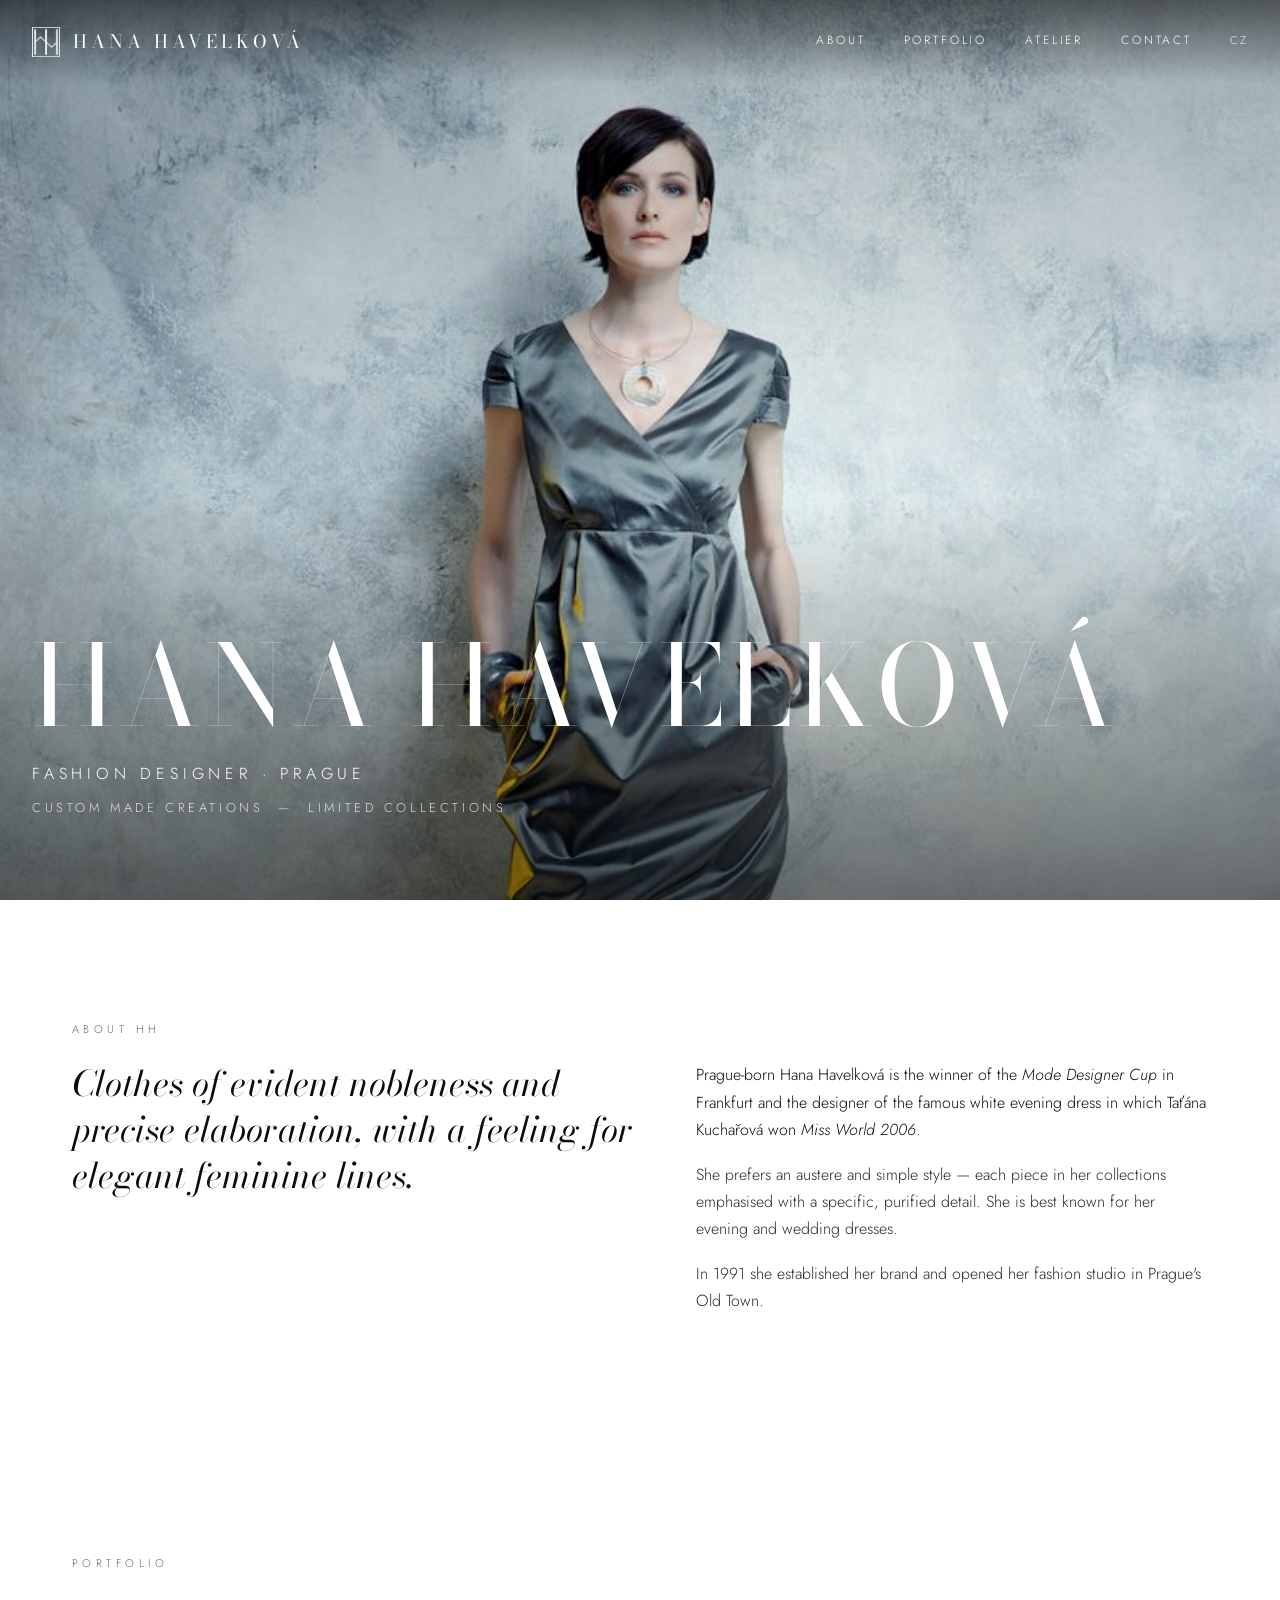
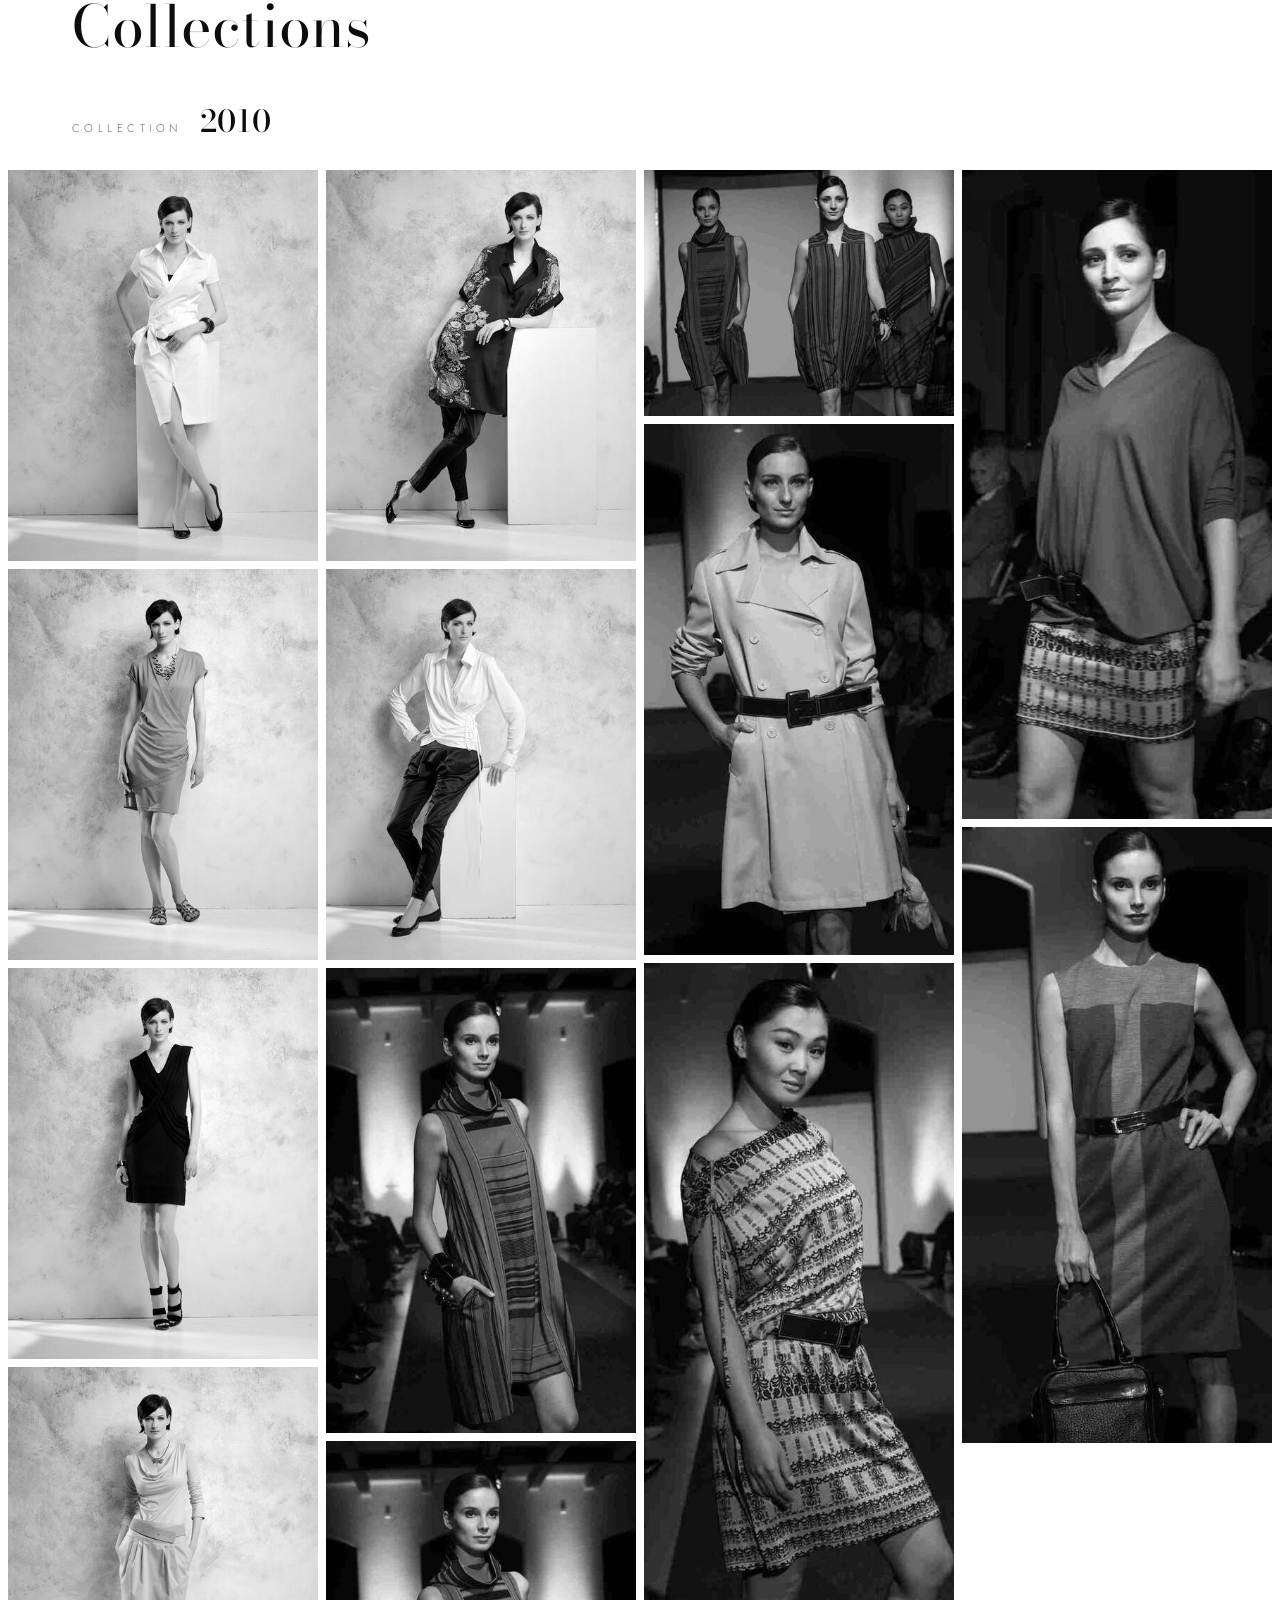
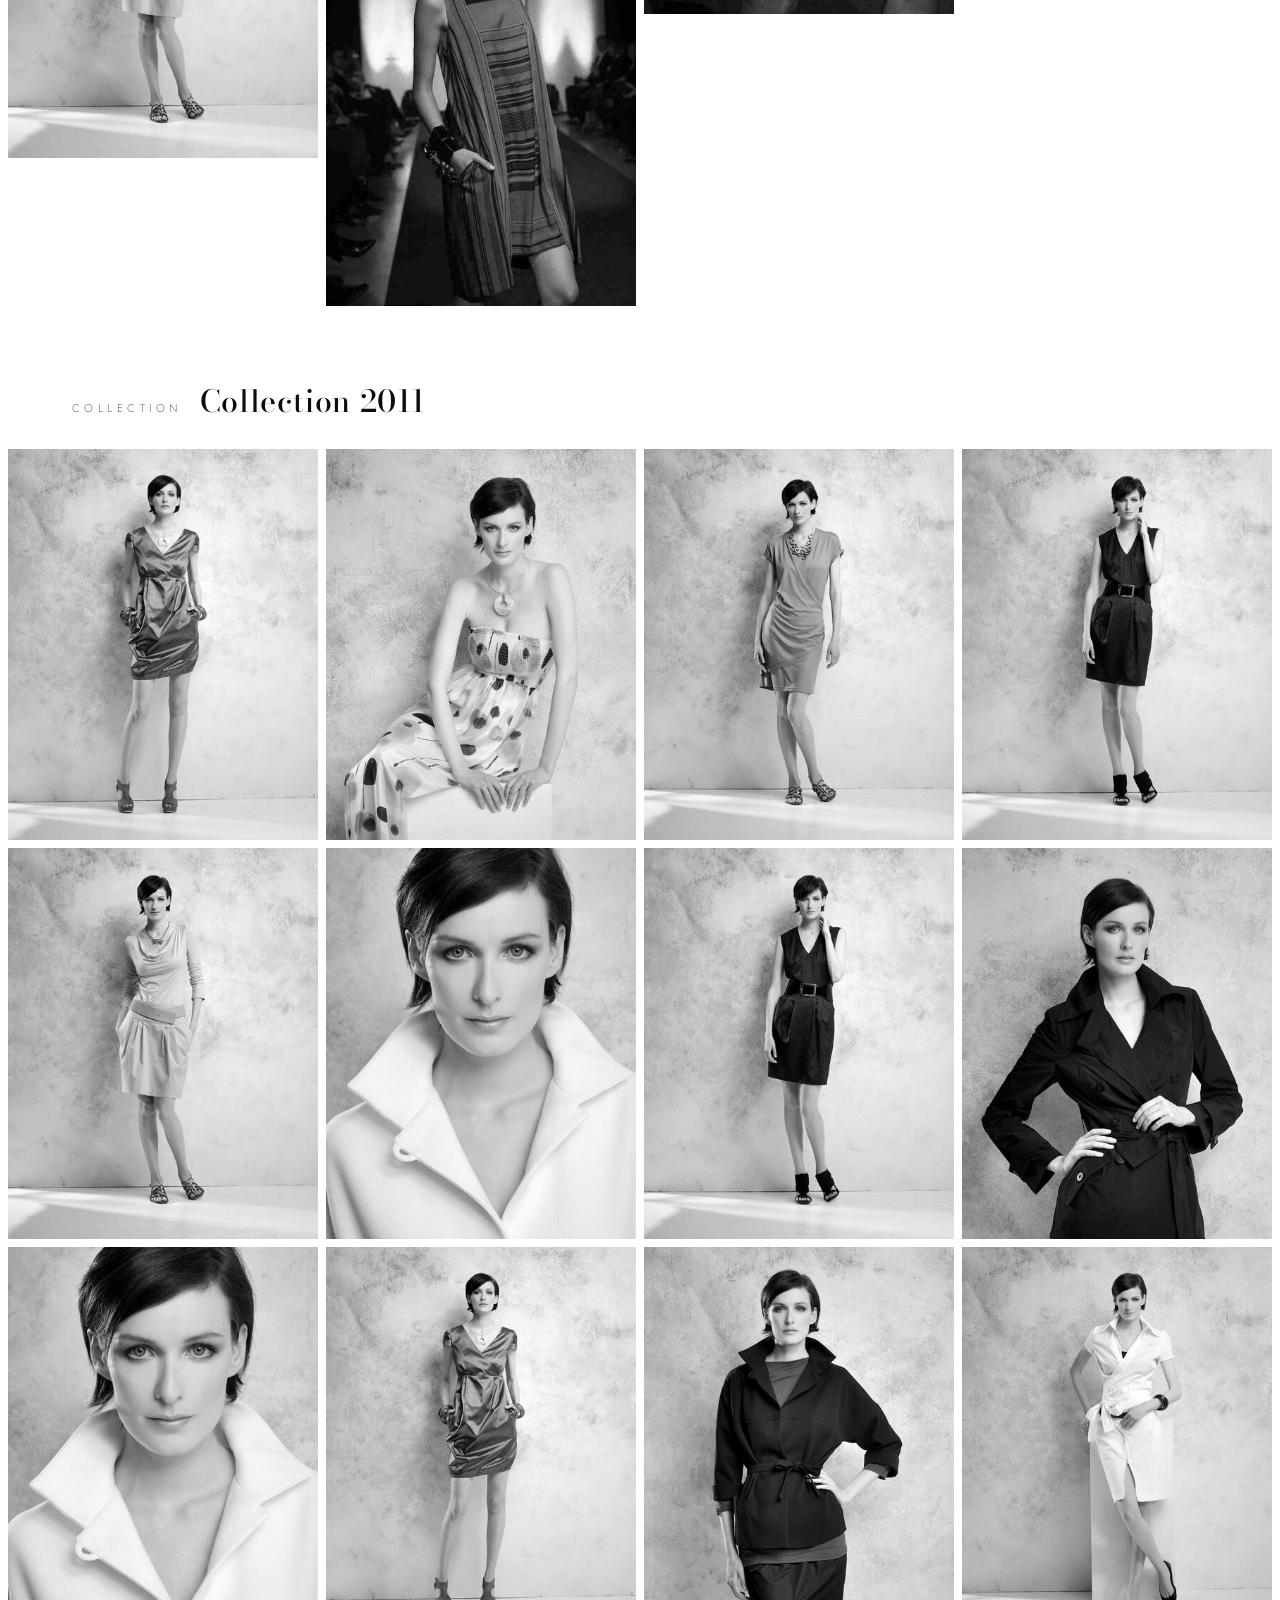
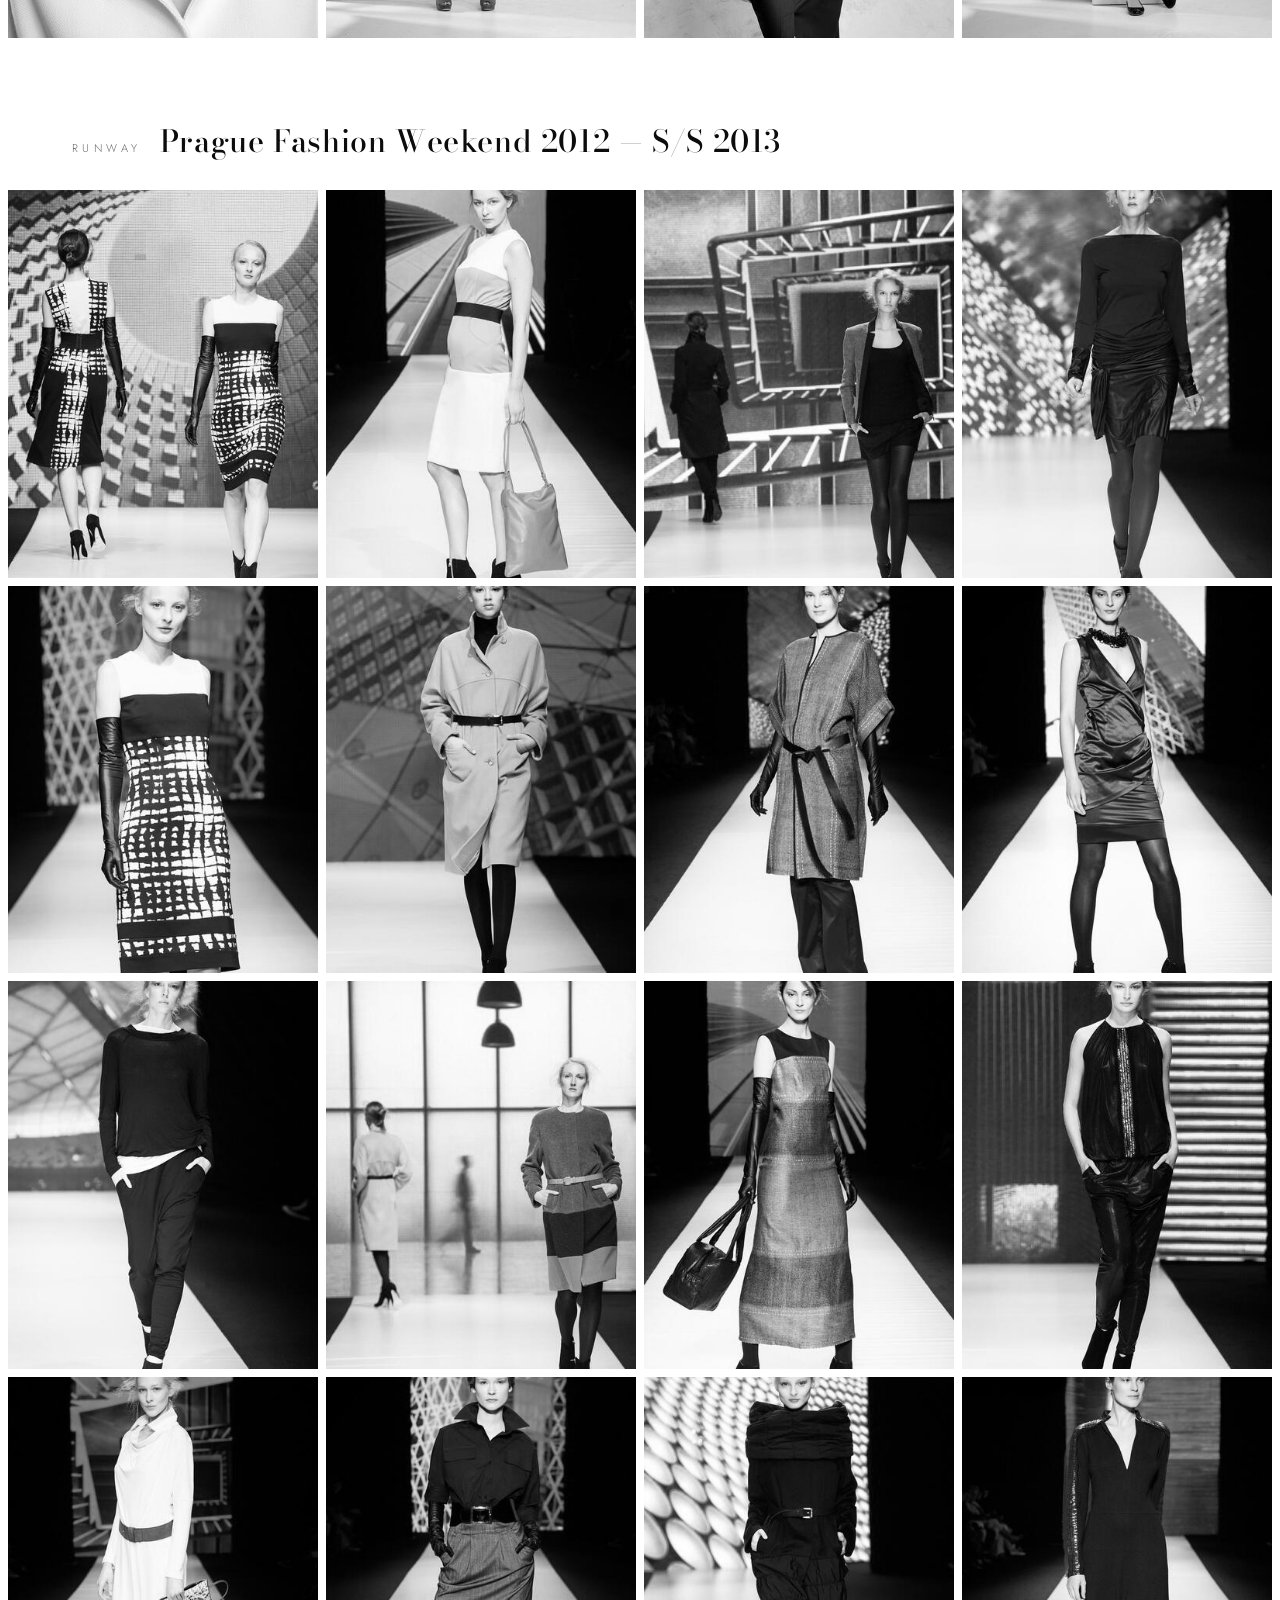
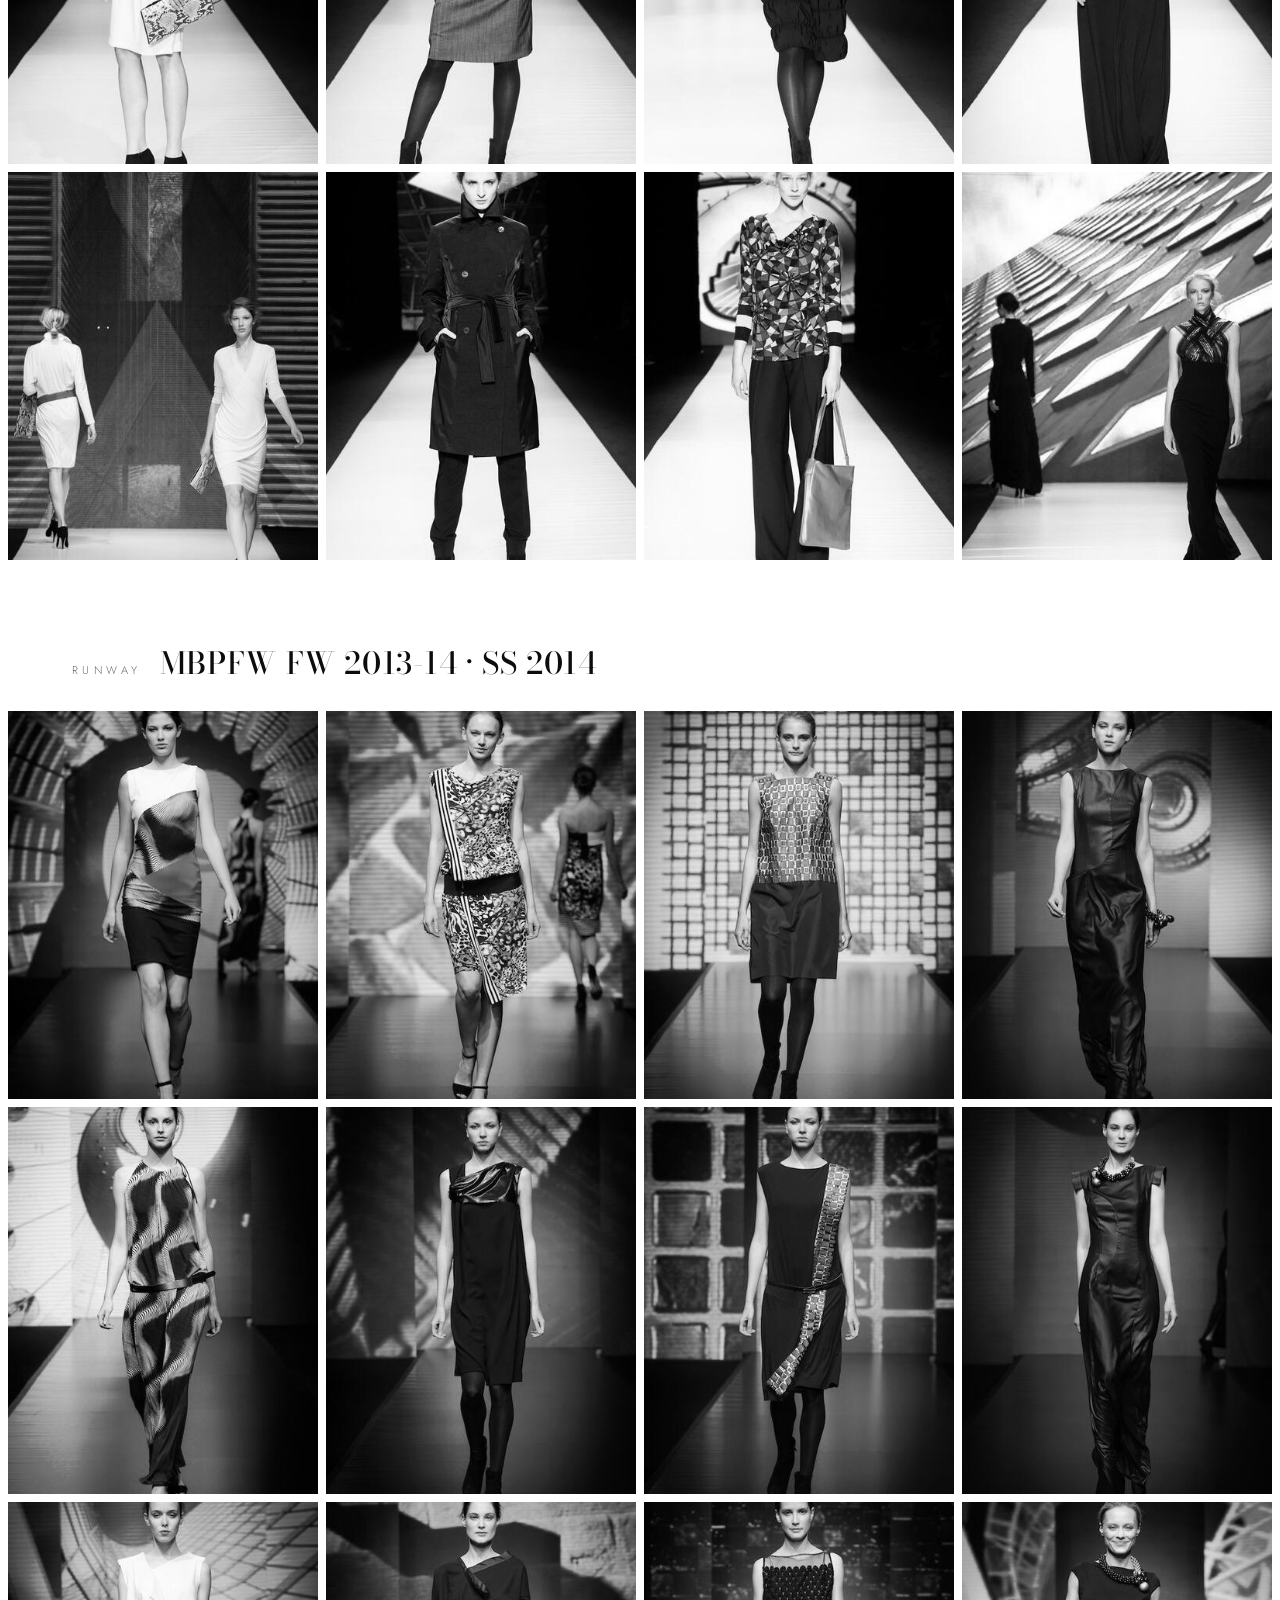
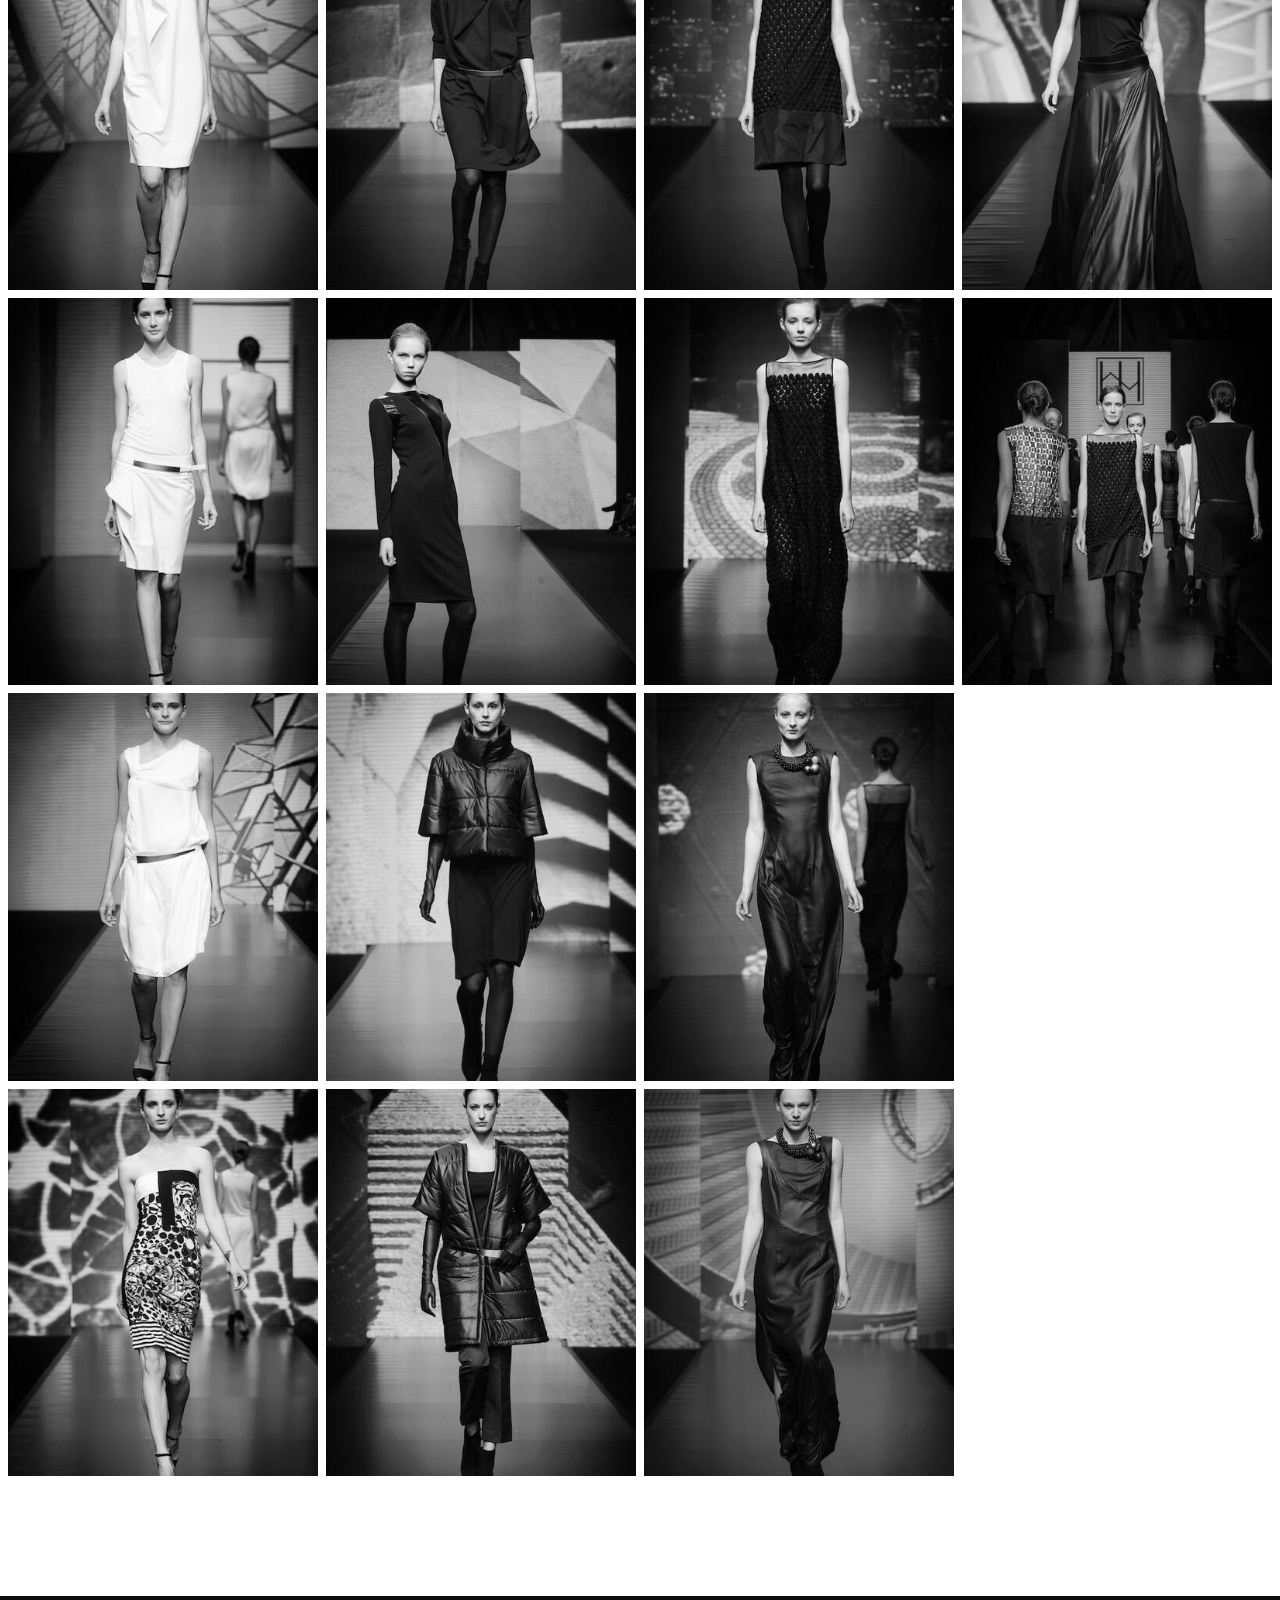
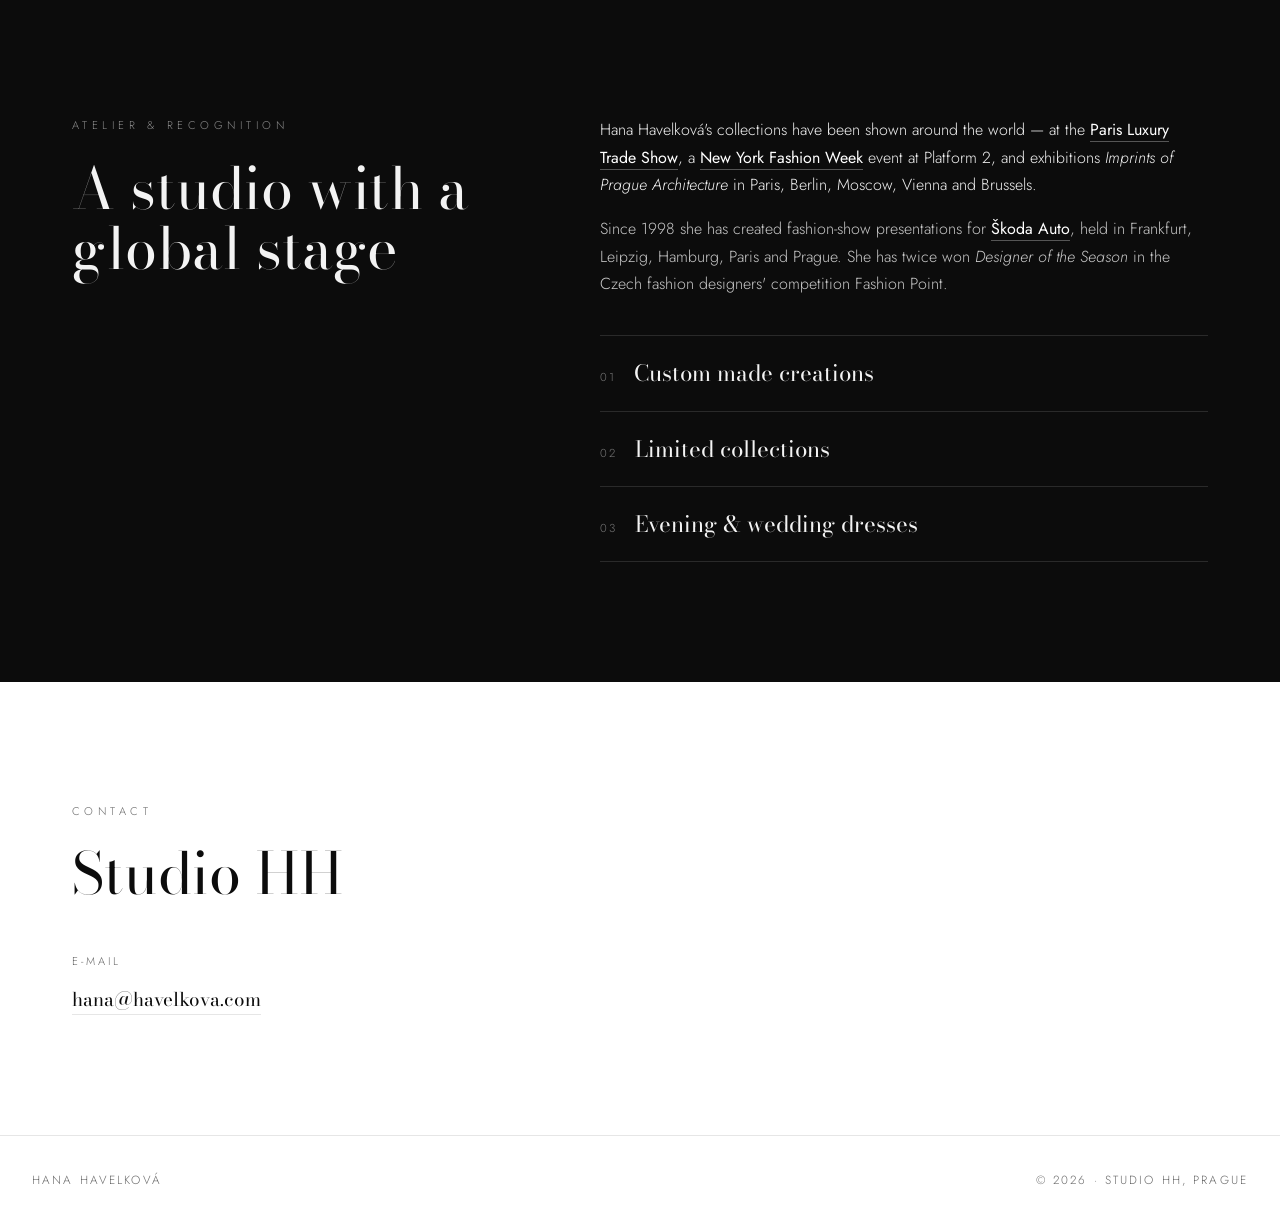
<file: index.html>
<!DOCTYPE html>
<html lang="en">
<head>
  <meta charset="utf-8">
  <meta name="viewport" content="width=device-width, initial-scale=1">
  <title>Hana Havelková — Fashion Designer | Studio HH Prague</title>
  <meta name="description" content="Hana Havelková — Prague fashion designer. Evening and wedding dresses of evident nobleness and elegant feminine lines. Custom made creations and limited collections from Studio HH, Prague Old Town.">
  <meta name="author" content="Hana Havelková">
  <meta name="robots" content="index, follow">
  <link rel="canonical" href="https://www.havelkova.com/">
  <link rel="alternate" hreflang="en" href="https://www.havelkova.com/">
  <link rel="alternate" hreflang="cs" href="https://www.havelkova.com/cz.html">
  <link rel="alternate" hreflang="x-default" href="https://www.havelkova.com/">
  <meta name="theme-color" content="#0a0a0a">

  <meta property="og:type" content="website">
  <meta property="og:locale" content="en_GB">
  <meta property="og:site_name" content="Hana Havelková">
  <meta property="og:title" content="Hana Havelková — Fashion Designer">
  <meta property="og:description" content="Evening and wedding dresses of evident nobleness and elegant feminine lines. Studio HH, Prague.">
  <meta property="og:url" content="https://www.havelkova.com/">
  <meta property="og:image" content="https://www.havelkova.com/assets/gallery/c2011/01.jpg">
  <meta name="twitter:card" content="summary_large_image">

  <link rel="icon" href="assets/img/favicon.ico" sizes="any">
  <link rel="icon" href="assets/img/favicon-64.png" type="image/png" sizes="64x64">
  <link rel="apple-touch-icon" href="assets/img/apple-touch-icon.png">
  <link rel="preconnect" href="https://fonts.googleapis.com">
  <link rel="preconnect" href="https://fonts.gstatic.com" crossorigin>
  <link href="https://fonts.googleapis.com/css2?family=Bodoni+Moda:ital,opsz,wght@0,6..96,400;0,6..96,500;1,6..96,400&family=Jost:wght@300;400&display=swap" rel="stylesheet">
  <link rel="stylesheet" href="style.css">

  <script type="application/ld+json">
  {
    "@context": "https://schema.org",
    "@type": "Person",
    "name": "Hana Havelková",
    "jobTitle": "Fashion Designer",
    "url": "https://www.havelkova.com/",
    "image": "https://www.havelkova.com/assets/gallery/c2011/01.jpg",
    "email": "hana@havelkova.com",
    "worksFor": { "@type": "Organization", "name": "Studio HH" }
  }
  </script>
</head>
<body>
  <header class="nav" id="top">
    <div class="nav-inner">
      <a class="brand" href="#top" aria-label="Hana Havelková — home">
        <img class="brand-mark" src="assets/img/logo-white.png" alt="" width="34" height="37">
        <span class="brand-text">HANA&nbsp;HAVELKOVÁ</span>
      </a>
      <input type="checkbox" id="navtog" class="navtog">
      <label for="navtog" class="burger"><span></span><span></span><span></span></label>
      <nav class="menu">
        <a href="#about">About</a>
        <a href="#work">Portfolio</a>
        <a href="#atelier">Atelier</a>
        <a href="#contact">Contact</a>
        <a class="lang" href="cz.html" hreflang="cs">CZ</a>
      </nav>
    </div>
  </header>

  <section class="hero">
    <div class="hero-img" style="background-image:url('assets/gallery/c2011/01.jpg')"></div>
    <div class="hero-content">
      <h1>HANA HAVELKOVÁ</h1>
      <p class="tagline">Fashion Designer · Prague</p>
      <p class="sub">custom made creations &nbsp;—&nbsp; limited collections</p>
    </div>
  </section>

  <main>
    <section id="about" class="section about">
      <div class="wrap">
        <p class="kicker">About HH</p>
        <div class="about-grid">
          <div class="about-lede">
            <p class="big">Clothes of evident nobleness and precise elaboration, with a feeling for elegant feminine lines.</p>
          </div>
          <div class="about-body">
            <p>Prague-born Hana Havelková is the winner of the <em>Mode Designer Cup</em> in Frankfurt and the designer of the famous white evening dress in which Taťána Kuchařová won <em>Miss World 2006</em>.</p>
            <p>She prefers an austere and simple style — each piece in her collections emphasised with a specific, purified detail. She is best known for her evening and wedding dresses.</p>
            <p>In 1991 she established her brand and opened her fashion studio in Prague's Old Town.</p>
          </div>
        </div>
      </div>
    </section>

    <section id="work" class="section work">
      <div class="wrap work-intro">
        <p class="kicker">Portfolio</p>
        <h2>Collections</h2>
      </div>
      <div class="collection">
        <div class="wrap coll-head">
          <p class="kicker">Collection</p>
          <h3>2010</h3>
        </div>
        <div class="masonry">
        <a class="shot" href="assets/gallery/c2010/01.jpg">
          <img src="assets/gallery/c2010/01_t.jpg" alt="Hana Havelková — 2010, look 1" loading="lazy" width="560" height="706">
        </a>
        <a class="shot" href="assets/gallery/c2010/02.jpg">
          <img src="assets/gallery/c2010/02_t.jpg" alt="Hana Havelková — 2010, look 2" loading="lazy" width="560" height="706">
        </a>
        <a class="shot" href="assets/gallery/c2010/03.jpg">
          <img src="assets/gallery/c2010/03_t.jpg" alt="Hana Havelková — 2010, look 3" loading="lazy" width="560" height="706">
        </a>
        <a class="shot" href="assets/gallery/c2010/04.jpg">
          <img src="assets/gallery/c2010/04_t.jpg" alt="Hana Havelková — 2010, look 4" loading="lazy" width="560" height="706">
        </a>
        <a class="shot" href="assets/gallery/c2010/05.jpg">
          <img src="assets/gallery/c2010/05_t.jpg" alt="Hana Havelková — 2010, look 5" loading="lazy" width="560" height="706">
        </a>
        <a class="shot" href="assets/gallery/c2010/06.jpg">
          <img src="assets/gallery/c2010/06_t.jpg" alt="Hana Havelková — 2010, look 6" loading="lazy" width="560" height="706">
        </a>
        <a class="shot" href="assets/gallery/c2010/07.jpg">
          <img src="assets/gallery/c2010/07_t.jpg" alt="Hana Havelková — 2010, look 7" loading="lazy" width="560" height="840">
        </a>
        <a class="shot" href="assets/gallery/c2010/08.jpg">
          <img src="assets/gallery/c2010/08_t.jpg" alt="Hana Havelková — 2010, look 8" loading="lazy" width="560" height="840">
        </a>
        <a class="shot" href="assets/gallery/c2010/09.jpg">
          <img src="assets/gallery/c2010/09_t.jpg" alt="Hana Havelková — 2010, look 9" loading="lazy" width="560" height="445">
        </a>
        <a class="shot" href="assets/gallery/c2010/10.jpg">
          <img src="assets/gallery/c2010/10_t.jpg" alt="Hana Havelková — 2010, look 10" loading="lazy" width="560" height="961">
        </a>
        <a class="shot" href="assets/gallery/c2010/11.jpg">
          <img src="assets/gallery/c2010/11_t.jpg" alt="Hana Havelková — 2010, look 11" loading="lazy" width="476" height="1000">
        </a>
        <a class="shot" href="assets/gallery/c2010/12.jpg">
          <img src="assets/gallery/c2010/12_t.jpg" alt="Hana Havelková — 2010, look 12" loading="lazy" width="478" height="1000">
        </a>
        <a class="shot" href="assets/gallery/c2010/13.jpg">
          <img src="assets/gallery/c2010/13_t.jpg" alt="Hana Havelková — 2010, look 13" loading="lazy" width="503" height="1000">
        </a>
        </div>
      </div>
      <div class="collection">
        <div class="wrap coll-head">
          <p class="kicker">Collection</p>
          <h3>Collection 2011</h3>
        </div>
        <div class="masonry">
        <a class="shot" href="assets/gallery/c2011/01.jpg">
          <img src="assets/gallery/c2011/01_t.jpg" alt="Hana Havelková — Collection 2011, look 1" loading="lazy" width="560" height="706">
        </a>
        <a class="shot" href="assets/gallery/c2011/02.jpg">
          <img src="assets/gallery/c2011/02_t.jpg" alt="Hana Havelková — Collection 2011, look 2" loading="lazy" width="560" height="706">
        </a>
        <a class="shot" href="assets/gallery/c2011/03.jpg">
          <img src="assets/gallery/c2011/03_t.jpg" alt="Hana Havelková — Collection 2011, look 3" loading="lazy" width="560" height="706">
        </a>
        <a class="shot" href="assets/gallery/c2011/04.jpg">
          <img src="assets/gallery/c2011/04_t.jpg" alt="Hana Havelková — Collection 2011, look 4" loading="lazy" width="560" height="706">
        </a>
        <a class="shot" href="assets/gallery/c2011/05.jpg">
          <img src="assets/gallery/c2011/05_t.jpg" alt="Hana Havelková — Collection 2011, look 5" loading="lazy" width="560" height="706">
        </a>
        <a class="shot" href="assets/gallery/c2011/06.jpg">
          <img src="assets/gallery/c2011/06_t.jpg" alt="Hana Havelková — Collection 2011, look 6" loading="lazy" width="560" height="706">
        </a>
        <a class="shot" href="assets/gallery/c2011/07.jpg">
          <img src="assets/gallery/c2011/07_t.jpg" alt="Hana Havelková — Collection 2011, look 7" loading="lazy" width="560" height="706">
        </a>
        <a class="shot" href="assets/gallery/c2011/08.jpg">
          <img src="assets/gallery/c2011/08_t.jpg" alt="Hana Havelková — Collection 2011, look 8" loading="lazy" width="560" height="706">
        </a>
        <a class="shot" href="assets/gallery/c2011/09.jpg">
          <img src="assets/gallery/c2011/09_t.jpg" alt="Hana Havelková — Collection 2011, look 9" loading="lazy" width="560" height="706">
        </a>
        <a class="shot" href="assets/gallery/c2011/10.jpg">
          <img src="assets/gallery/c2011/10_t.jpg" alt="Hana Havelková — Collection 2011, look 10" loading="lazy" width="560" height="706">
        </a>
        <a class="shot" href="assets/gallery/c2011/11.jpg">
          <img src="assets/gallery/c2011/11_t.jpg" alt="Hana Havelková — Collection 2011, look 11" loading="lazy" width="560" height="706">
        </a>
        <a class="shot" href="assets/gallery/c2011/12.jpg">
          <img src="assets/gallery/c2011/12_t.jpg" alt="Hana Havelková — Collection 2011, look 12" loading="lazy" width="560" height="706">
        </a>
        </div>
      </div>
      <div class="collection">
        <div class="wrap coll-head">
          <p class="kicker">Runway</p>
          <h3>Prague Fashion Weekend 2012 — S/S 2013</h3>
        </div>
        <div class="masonry">
        <a class="shot" href="assets/gallery/pfw2012/01.jpg">
          <img src="assets/gallery/pfw2012/01_t.jpg" alt="Hana Havelková — Prague Fashion Weekend 2012 — S/S 2013, look 1" loading="lazy" width="400" height="500">
        </a>
        <a class="shot" href="assets/gallery/pfw2012/02.jpg">
          <img src="assets/gallery/pfw2012/02_t.jpg" alt="Hana Havelková — Prague Fashion Weekend 2012 — S/S 2013, look 2" loading="lazy" width="400" height="500">
        </a>
        <a class="shot" href="assets/gallery/pfw2012/03.jpg">
          <img src="assets/gallery/pfw2012/03_t.jpg" alt="Hana Havelková — Prague Fashion Weekend 2012 — S/S 2013, look 3" loading="lazy" width="400" height="500">
        </a>
        <a class="shot" href="assets/gallery/pfw2012/04.jpg">
          <img src="assets/gallery/pfw2012/04_t.jpg" alt="Hana Havelková — Prague Fashion Weekend 2012 — S/S 2013, look 4" loading="lazy" width="400" height="500">
        </a>
        <a class="shot" href="assets/gallery/pfw2012/05.jpg">
          <img src="assets/gallery/pfw2012/05_t.jpg" alt="Hana Havelková — Prague Fashion Weekend 2012 — S/S 2013, look 5" loading="lazy" width="400" height="500">
        </a>
        <a class="shot" href="assets/gallery/pfw2012/06.jpg">
          <img src="assets/gallery/pfw2012/06_t.jpg" alt="Hana Havelková — Prague Fashion Weekend 2012 — S/S 2013, look 6" loading="lazy" width="400" height="500">
        </a>
        <a class="shot" href="assets/gallery/pfw2012/07.jpg">
          <img src="assets/gallery/pfw2012/07_t.jpg" alt="Hana Havelková — Prague Fashion Weekend 2012 — S/S 2013, look 7" loading="lazy" width="400" height="500">
        </a>
        <a class="shot" href="assets/gallery/pfw2012/08.jpg">
          <img src="assets/gallery/pfw2012/08_t.jpg" alt="Hana Havelková — Prague Fashion Weekend 2012 — S/S 2013, look 8" loading="lazy" width="400" height="500">
        </a>
        <a class="shot" href="assets/gallery/pfw2012/09.jpg">
          <img src="assets/gallery/pfw2012/09_t.jpg" alt="Hana Havelková — Prague Fashion Weekend 2012 — S/S 2013, look 9" loading="lazy" width="400" height="500">
        </a>
        <a class="shot" href="assets/gallery/pfw2012/10.jpg">
          <img src="assets/gallery/pfw2012/10_t.jpg" alt="Hana Havelková — Prague Fashion Weekend 2012 — S/S 2013, look 10" loading="lazy" width="400" height="500">
        </a>
        <a class="shot" href="assets/gallery/pfw2012/11.jpg">
          <img src="assets/gallery/pfw2012/11_t.jpg" alt="Hana Havelková — Prague Fashion Weekend 2012 — S/S 2013, look 11" loading="lazy" width="400" height="500">
        </a>
        <a class="shot" href="assets/gallery/pfw2012/12.jpg">
          <img src="assets/gallery/pfw2012/12_t.jpg" alt="Hana Havelková — Prague Fashion Weekend 2012 — S/S 2013, look 12" loading="lazy" width="400" height="500">
        </a>
        <a class="shot" href="assets/gallery/pfw2012/13.jpg">
          <img src="assets/gallery/pfw2012/13_t.jpg" alt="Hana Havelková — Prague Fashion Weekend 2012 — S/S 2013, look 13" loading="lazy" width="400" height="500">
        </a>
        <a class="shot" href="assets/gallery/pfw2012/14.jpg">
          <img src="assets/gallery/pfw2012/14_t.jpg" alt="Hana Havelková — Prague Fashion Weekend 2012 — S/S 2013, look 14" loading="lazy" width="400" height="500">
        </a>
        <a class="shot" href="assets/gallery/pfw2012/15.jpg">
          <img src="assets/gallery/pfw2012/15_t.jpg" alt="Hana Havelková — Prague Fashion Weekend 2012 — S/S 2013, look 15" loading="lazy" width="400" height="500">
        </a>
        <a class="shot" href="assets/gallery/pfw2012/16.jpg">
          <img src="assets/gallery/pfw2012/16_t.jpg" alt="Hana Havelková — Prague Fashion Weekend 2012 — S/S 2013, look 16" loading="lazy" width="400" height="500">
        </a>
        <a class="shot" href="assets/gallery/pfw2012/17.jpg">
          <img src="assets/gallery/pfw2012/17_t.jpg" alt="Hana Havelková — Prague Fashion Weekend 2012 — S/S 2013, look 17" loading="lazy" width="400" height="500">
        </a>
        <a class="shot" href="assets/gallery/pfw2012/18.jpg">
          <img src="assets/gallery/pfw2012/18_t.jpg" alt="Hana Havelková — Prague Fashion Weekend 2012 — S/S 2013, look 18" loading="lazy" width="400" height="500">
        </a>
        <a class="shot" href="assets/gallery/pfw2012/19.jpg">
          <img src="assets/gallery/pfw2012/19_t.jpg" alt="Hana Havelková — Prague Fashion Weekend 2012 — S/S 2013, look 19" loading="lazy" width="400" height="500">
        </a>
        <a class="shot" href="assets/gallery/pfw2012/20.jpg">
          <img src="assets/gallery/pfw2012/20_t.jpg" alt="Hana Havelková — Prague Fashion Weekend 2012 — S/S 2013, look 20" loading="lazy" width="400" height="500">
        </a>
        </div>
      </div>
      <div class="collection">
        <div class="wrap coll-head">
          <p class="kicker">Runway</p>
          <h3>MBPFW FW 2013-14 · SS 2014</h3>
        </div>
        <div class="masonry">
        <a class="shot" href="assets/gallery/mbpfw/01.jpg">
          <img src="assets/gallery/mbpfw/01_t.jpg" alt="Hana Havelková — MBPFW FW 2013-14 · SS 2014, look 1" loading="lazy" width="400" height="500">
        </a>
        <a class="shot" href="assets/gallery/mbpfw/02.jpg">
          <img src="assets/gallery/mbpfw/02_t.jpg" alt="Hana Havelková — MBPFW FW 2013-14 · SS 2014, look 2" loading="lazy" width="400" height="500">
        </a>
        <a class="shot" href="assets/gallery/mbpfw/03.jpg">
          <img src="assets/gallery/mbpfw/03_t.jpg" alt="Hana Havelková — MBPFW FW 2013-14 · SS 2014, look 3" loading="lazy" width="400" height="500">
        </a>
        <a class="shot" href="assets/gallery/mbpfw/04.jpg">
          <img src="assets/gallery/mbpfw/04_t.jpg" alt="Hana Havelková — MBPFW FW 2013-14 · SS 2014, look 4" loading="lazy" width="400" height="500">
        </a>
        <a class="shot" href="assets/gallery/mbpfw/05.jpg">
          <img src="assets/gallery/mbpfw/05_t.jpg" alt="Hana Havelková — MBPFW FW 2013-14 · SS 2014, look 5" loading="lazy" width="400" height="500">
        </a>
        <a class="shot" href="assets/gallery/mbpfw/06.jpg">
          <img src="assets/gallery/mbpfw/06_t.jpg" alt="Hana Havelková — MBPFW FW 2013-14 · SS 2014, look 6" loading="lazy" width="400" height="500">
        </a>
        <a class="shot" href="assets/gallery/mbpfw/07.jpg">
          <img src="assets/gallery/mbpfw/07_t.jpg" alt="Hana Havelková — MBPFW FW 2013-14 · SS 2014, look 7" loading="lazy" width="400" height="500">
        </a>
        <a class="shot" href="assets/gallery/mbpfw/08.jpg">
          <img src="assets/gallery/mbpfw/08_t.jpg" alt="Hana Havelková — MBPFW FW 2013-14 · SS 2014, look 8" loading="lazy" width="400" height="500">
        </a>
        <a class="shot" href="assets/gallery/mbpfw/09.jpg">
          <img src="assets/gallery/mbpfw/09_t.jpg" alt="Hana Havelková — MBPFW FW 2013-14 · SS 2014, look 9" loading="lazy" width="400" height="500">
        </a>
        <a class="shot" href="assets/gallery/mbpfw/10.jpg">
          <img src="assets/gallery/mbpfw/10_t.jpg" alt="Hana Havelková — MBPFW FW 2013-14 · SS 2014, look 10" loading="lazy" width="400" height="500">
        </a>
        <a class="shot" href="assets/gallery/mbpfw/11.jpg">
          <img src="assets/gallery/mbpfw/11_t.jpg" alt="Hana Havelková — MBPFW FW 2013-14 · SS 2014, look 11" loading="lazy" width="400" height="500">
        </a>
        <a class="shot" href="assets/gallery/mbpfw/12.jpg">
          <img src="assets/gallery/mbpfw/12_t.jpg" alt="Hana Havelková — MBPFW FW 2013-14 · SS 2014, look 12" loading="lazy" width="400" height="500">
        </a>
        <a class="shot" href="assets/gallery/mbpfw/13.jpg">
          <img src="assets/gallery/mbpfw/13_t.jpg" alt="Hana Havelková — MBPFW FW 2013-14 · SS 2014, look 13" loading="lazy" width="400" height="500">
        </a>
        <a class="shot" href="assets/gallery/mbpfw/14.jpg">
          <img src="assets/gallery/mbpfw/14_t.jpg" alt="Hana Havelková — MBPFW FW 2013-14 · SS 2014, look 14" loading="lazy" width="400" height="500">
        </a>
        <a class="shot" href="assets/gallery/mbpfw/15.jpg">
          <img src="assets/gallery/mbpfw/15_t.jpg" alt="Hana Havelková — MBPFW FW 2013-14 · SS 2014, look 15" loading="lazy" width="400" height="500">
        </a>
        <a class="shot" href="assets/gallery/mbpfw/16.jpg">
          <img src="assets/gallery/mbpfw/16_t.jpg" alt="Hana Havelková — MBPFW FW 2013-14 · SS 2014, look 16" loading="lazy" width="400" height="500">
        </a>
        <a class="shot" href="assets/gallery/mbpfw/17.jpg">
          <img src="assets/gallery/mbpfw/17_t.jpg" alt="Hana Havelková — MBPFW FW 2013-14 · SS 2014, look 17" loading="lazy" width="400" height="500">
        </a>
        <a class="shot" href="assets/gallery/mbpfw/18.jpg">
          <img src="assets/gallery/mbpfw/18_t.jpg" alt="Hana Havelková — MBPFW FW 2013-14 · SS 2014, look 18" loading="lazy" width="400" height="500">
        </a>
        <a class="shot" href="assets/gallery/mbpfw/19.jpg">
          <img src="assets/gallery/mbpfw/19_t.jpg" alt="Hana Havelková — MBPFW FW 2013-14 · SS 2014, look 19" loading="lazy" width="400" height="500">
        </a>
        <a class="shot" href="assets/gallery/mbpfw/20.jpg">
          <img src="assets/gallery/mbpfw/20_t.jpg" alt="Hana Havelková — MBPFW FW 2013-14 · SS 2014, look 20" loading="lazy" width="400" height="500">
        </a>
        <a class="shot" href="assets/gallery/mbpfw/21.jpg">
          <img src="assets/gallery/mbpfw/21_t.jpg" alt="Hana Havelková — MBPFW FW 2013-14 · SS 2014, look 21" loading="lazy" width="400" height="500">
        </a>
        <a class="shot" href="assets/gallery/mbpfw/22.jpg">
          <img src="assets/gallery/mbpfw/22_t.jpg" alt="Hana Havelková — MBPFW FW 2013-14 · SS 2014, look 22" loading="lazy" width="400" height="500">
        </a>
        </div>
      </div>
    </section>

    <section id="atelier" class="section atelier">
      <div class="wrap atelier-grid">
        <div>
          <p class="kicker">Atelier &amp; Recognition</p>
          <h2>A studio with a global stage</h2>
        </div>
        <div class="atelier-body">
          <p>Hana Havelková's collections have been shown around the world — at the <strong>Paris Luxury Trade Show</strong>, a <strong>New York Fashion Week</strong> event at Platform 2, and exhibitions <em>Imprints of Prague Architecture</em> in Paris, Berlin, Moscow, Vienna and Brussels.</p>
          <p>Since 1998 she has created fashion-show presentations for <strong>Škoda Auto</strong>, held in Frankfurt, Leipzig, Hamburg, Paris and Prague. She has twice won <em>Designer of the Season</em> in the Czech fashion designers' competition Fashion Point.</p>
          <ul class="services">
            <li><span>01</span> Custom made creations</li>
            <li><span>02</span> Limited collections</li>
            <li><span>03</span> Evening &amp; wedding dresses</li>
          </ul>
        </div>
      </div>
    </section>

    <section id="contact" class="section contact">
      <div class="wrap">
        <p class="kicker">Contact</p>
        <h2>Studio HH</h2>
        <div class="contact-grid">
          <div class="cblock">
            <span>E-mail</span>
            <p><a href="mailto:hana@havelkova.com">hana@havelkova.com</a></p>
          </div>
        </div>
      </div>
    </section>
  </main>

  <footer class="footer">
    <span>HANA HAVELKOVÁ</span>
    <span>© <span id="yr"></span> · Studio HH, Prague</span>
  </footer>

  <div class="lb" id="lb" aria-hidden="true">
    <button class="lb-close" id="lbClose" aria-label="Close">×</button>
    <button class="lb-nav lb-prev" id="lbPrev" aria-label="Previous">‹</button>
    <img class="lb-img" id="lbImg" alt="">
    <button class="lb-nav lb-next" id="lbNext" aria-label="Next">›</button>
  </div>

  <script src="script.js"></script>
</body>
</html>
</file>
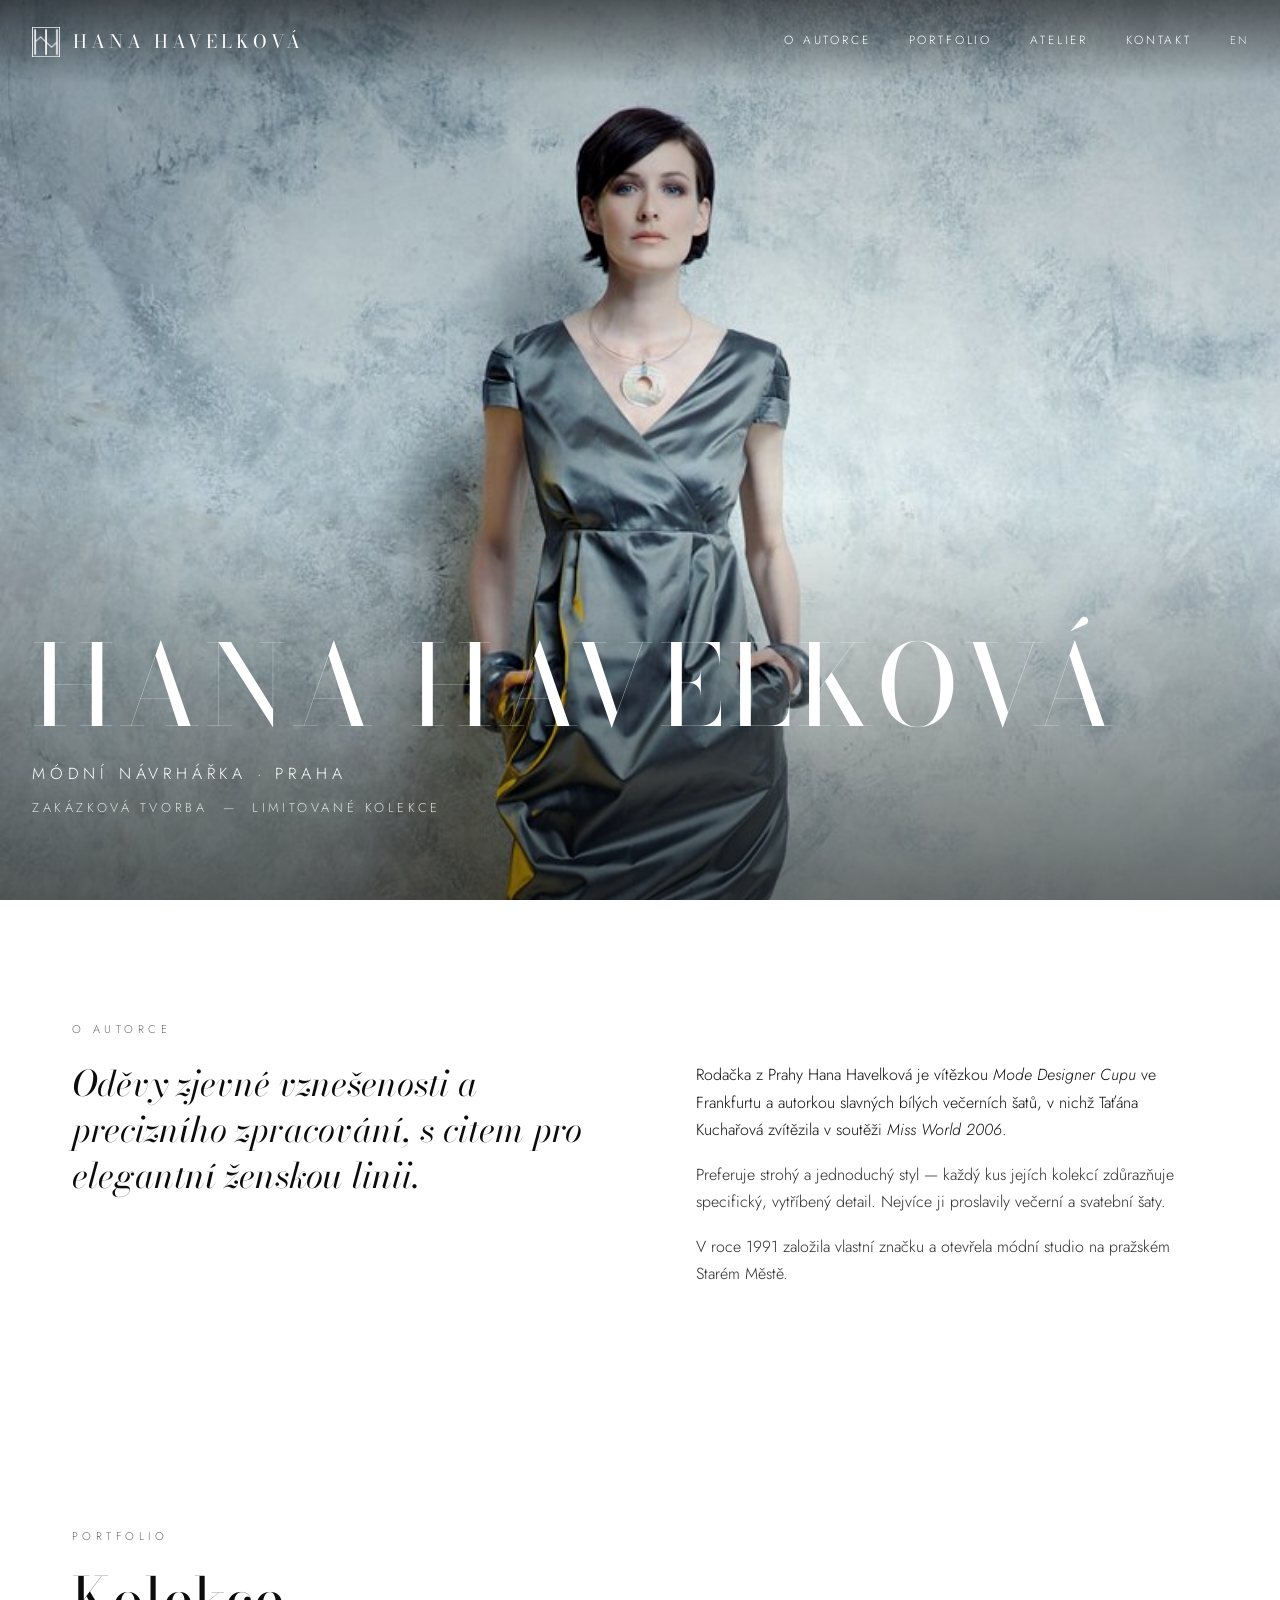
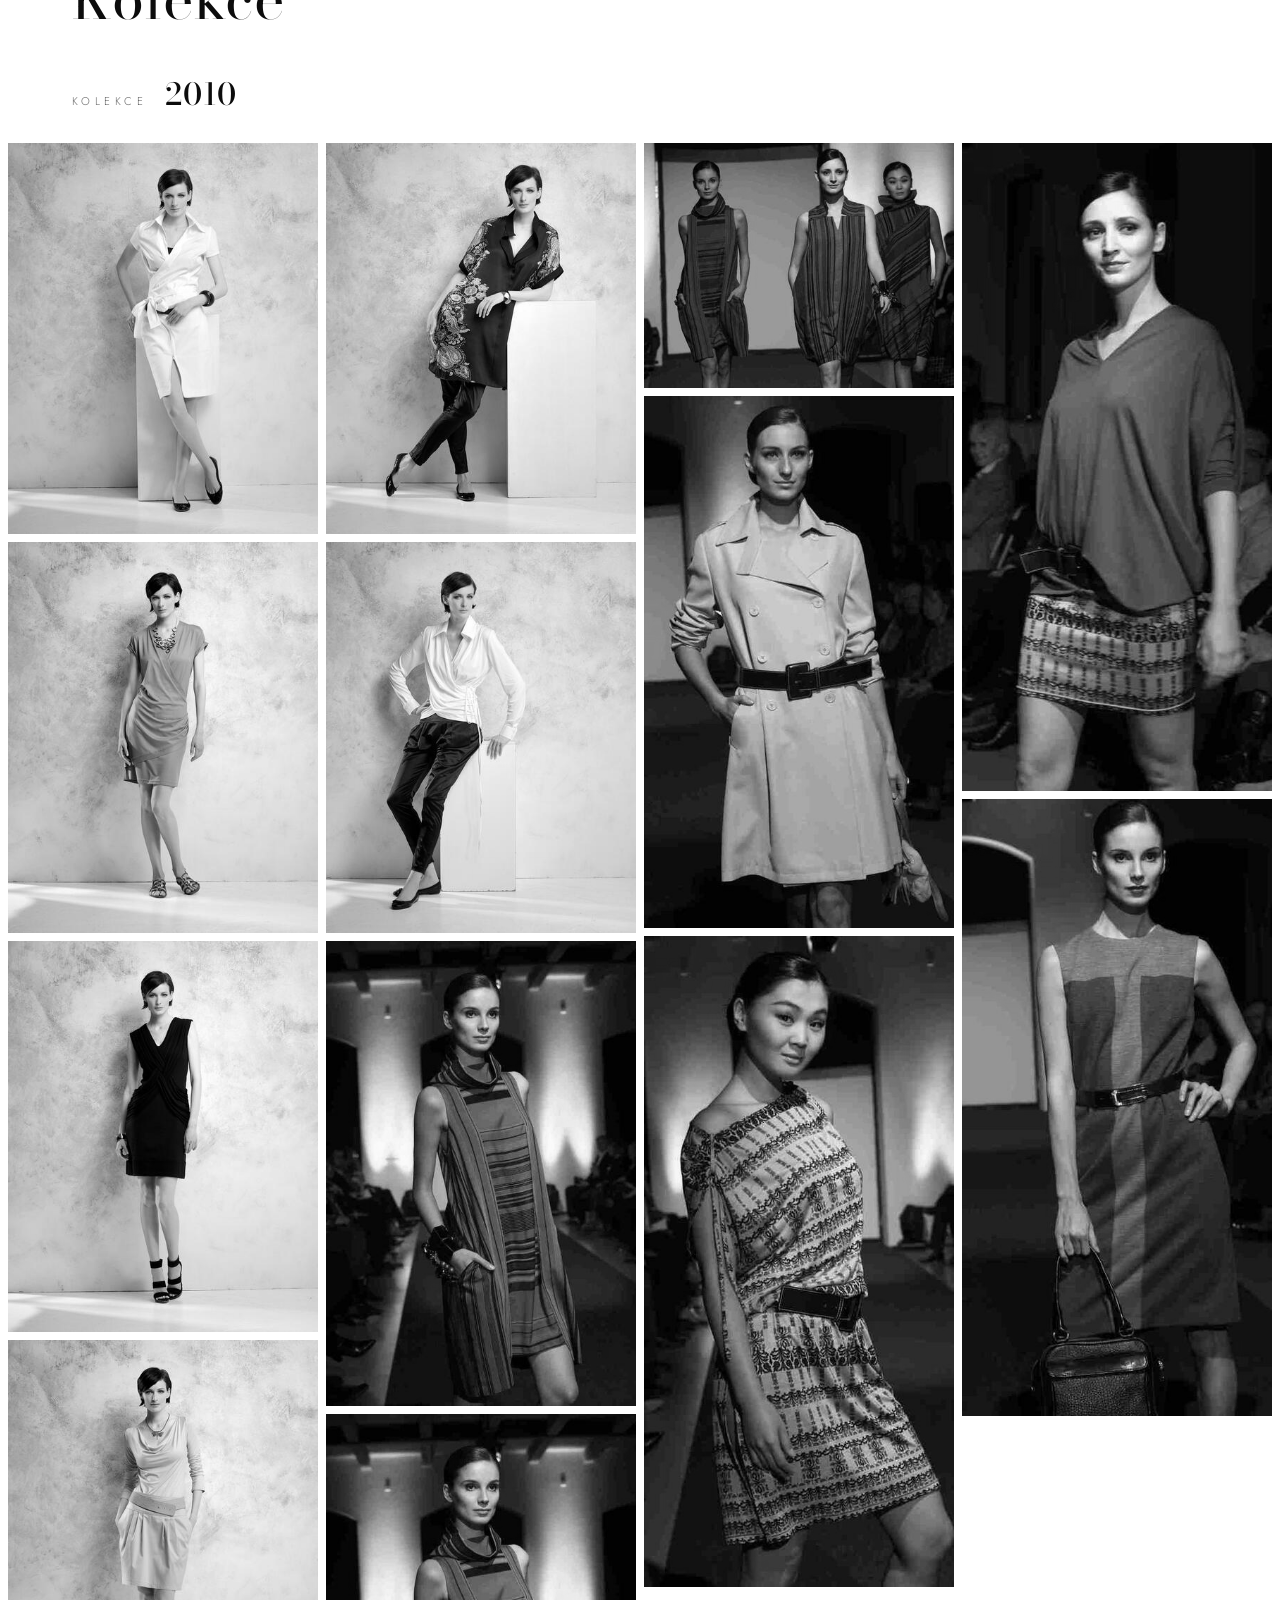
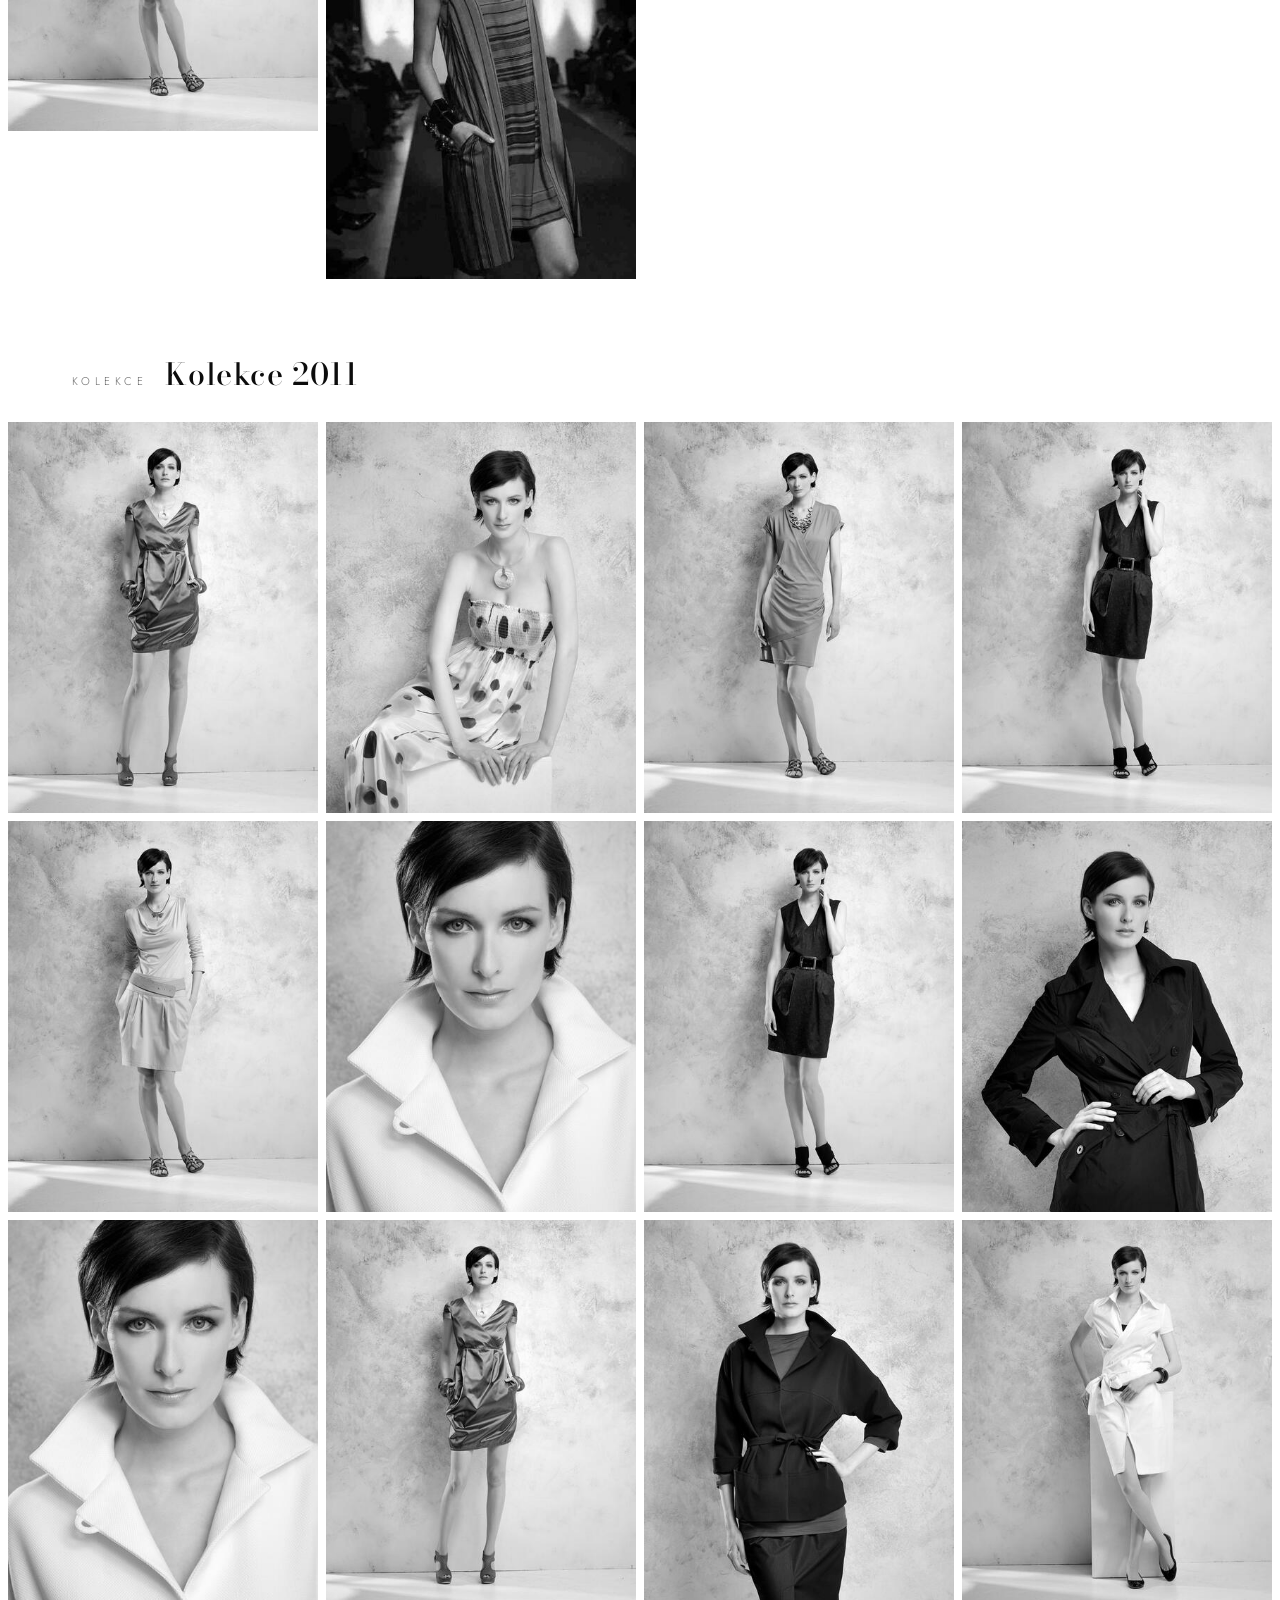
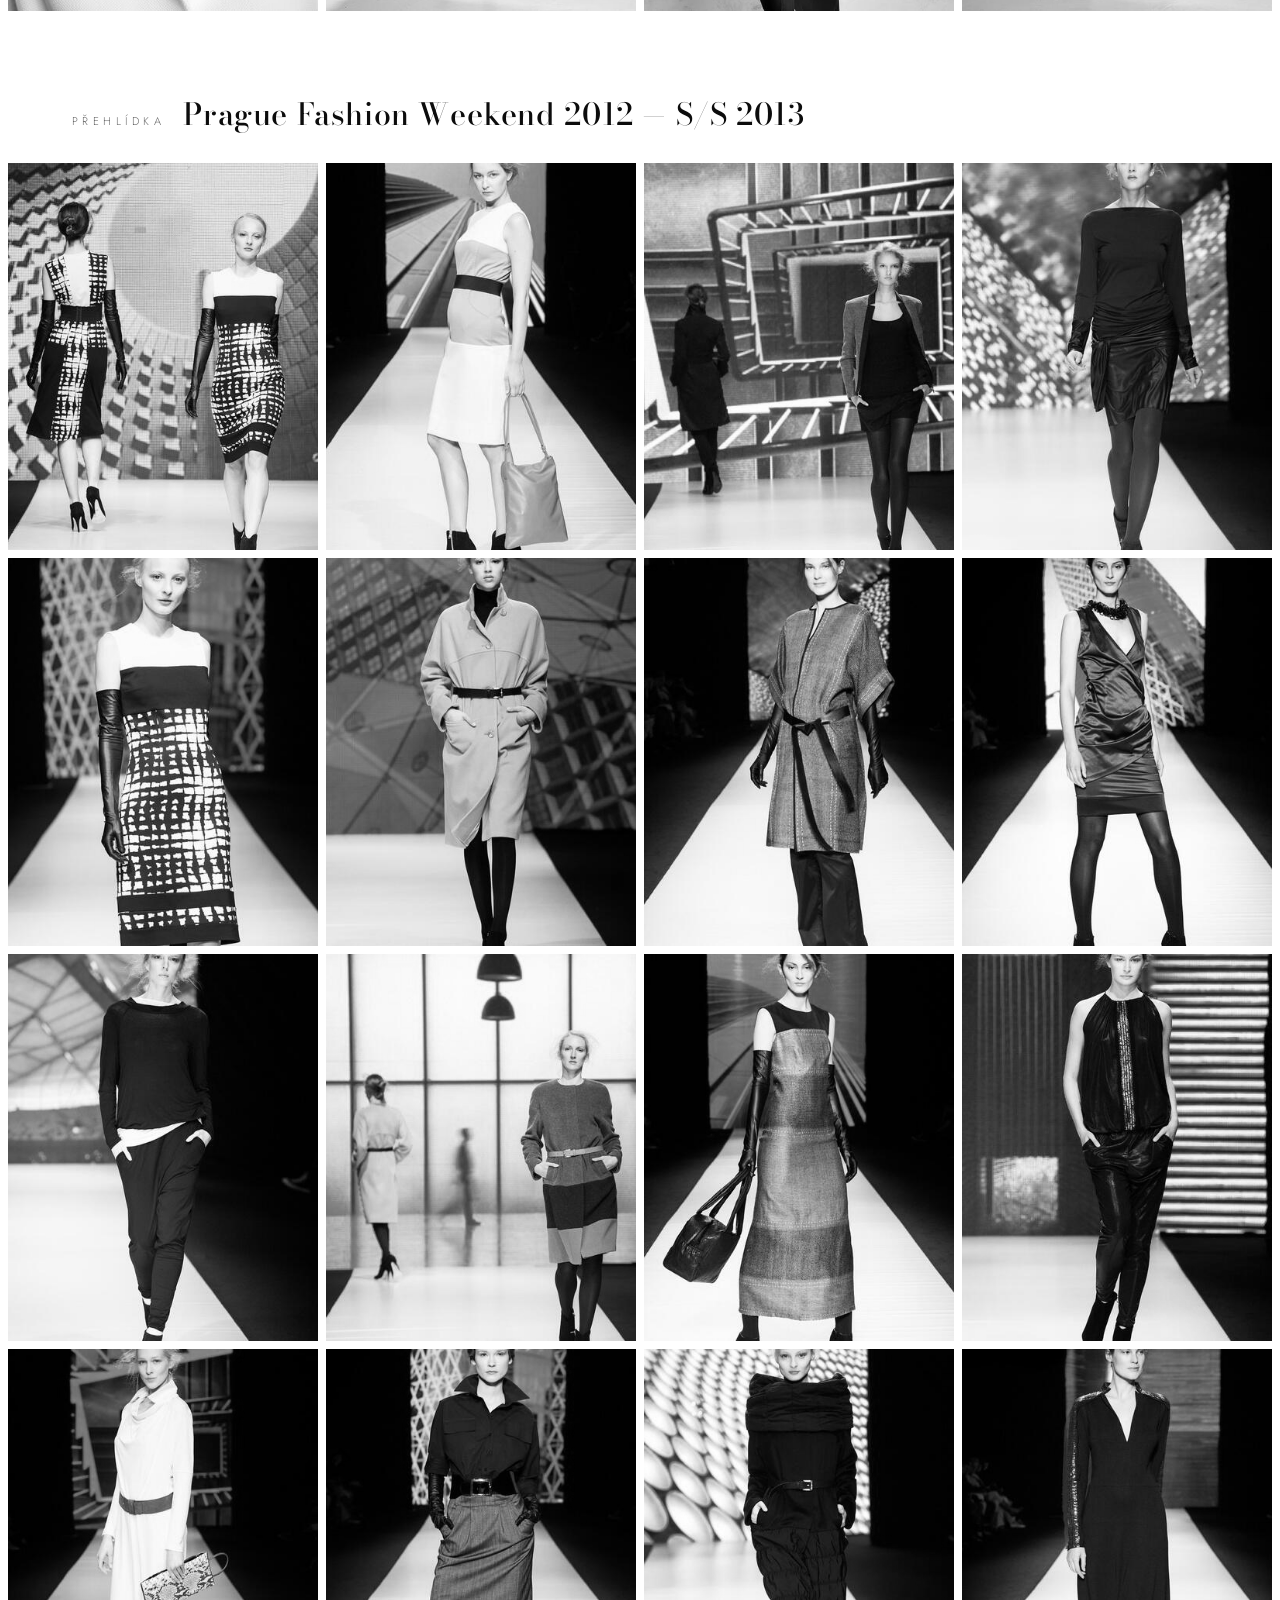
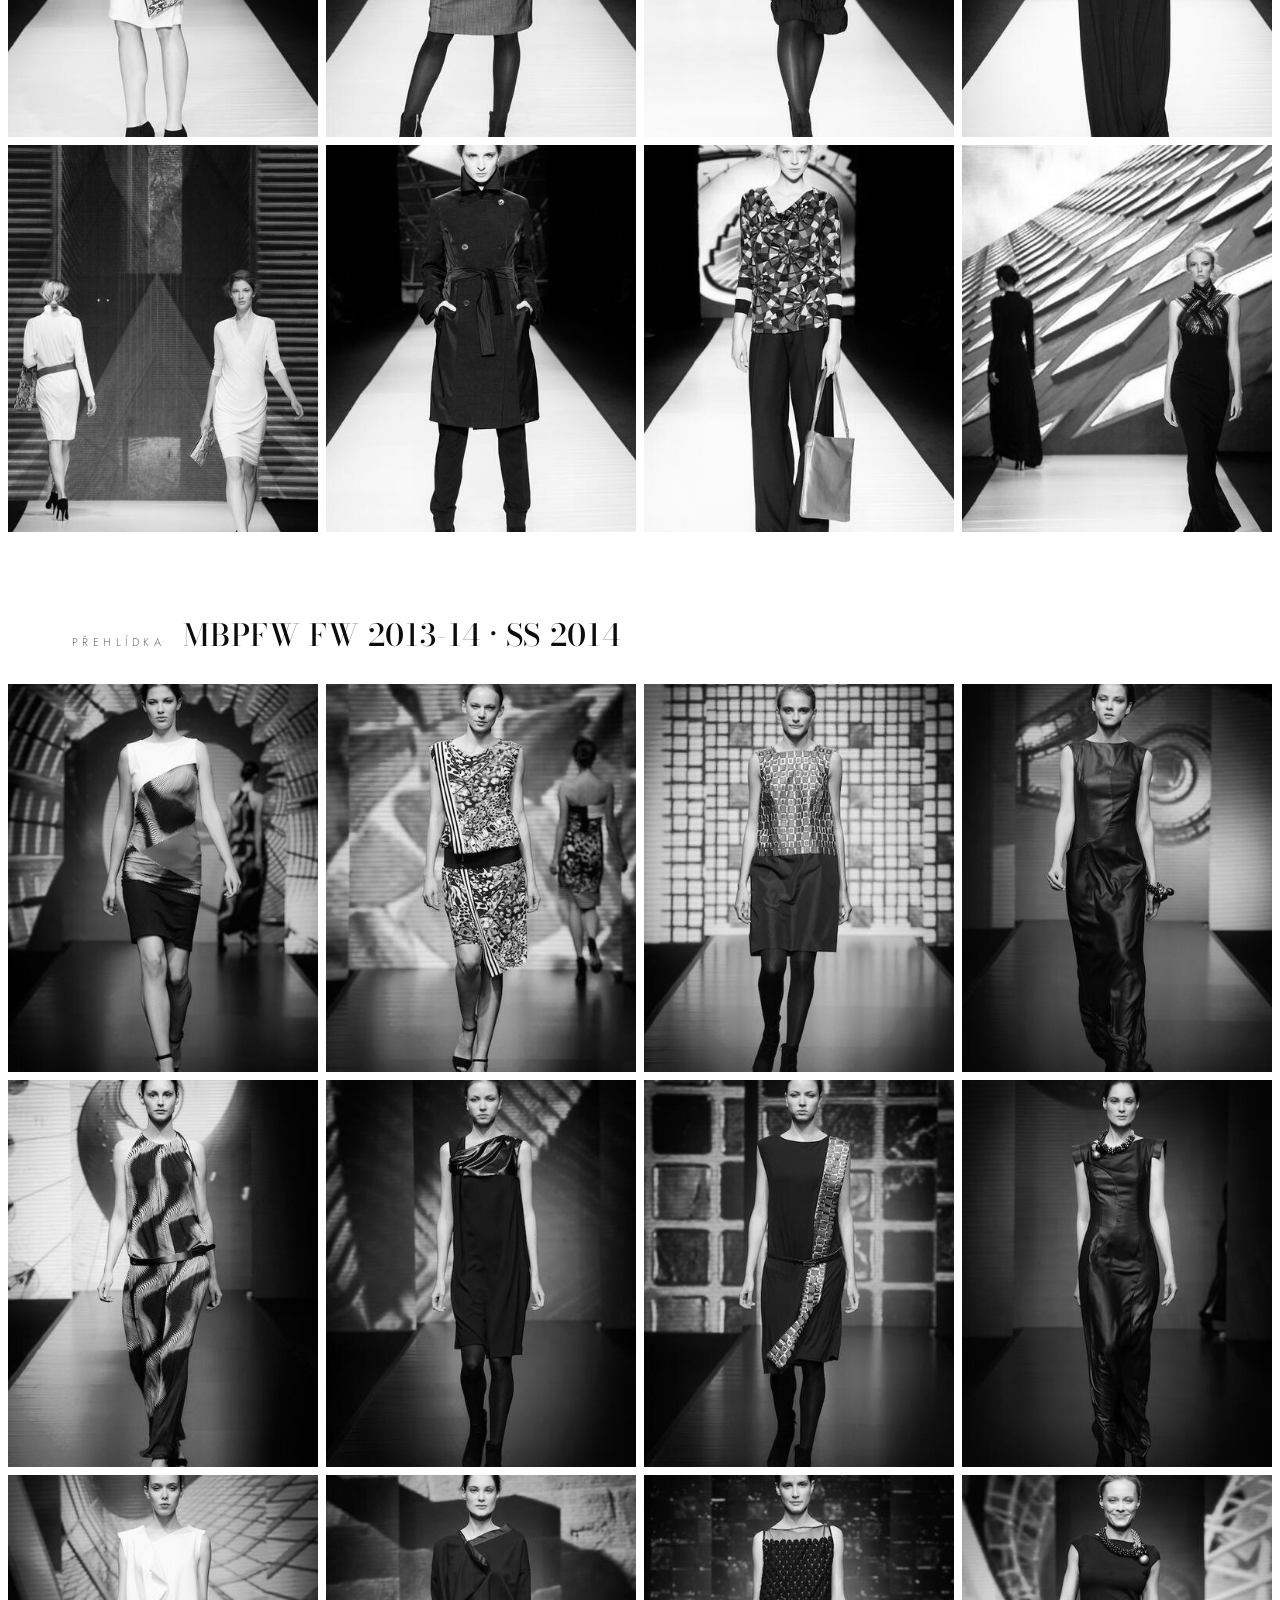
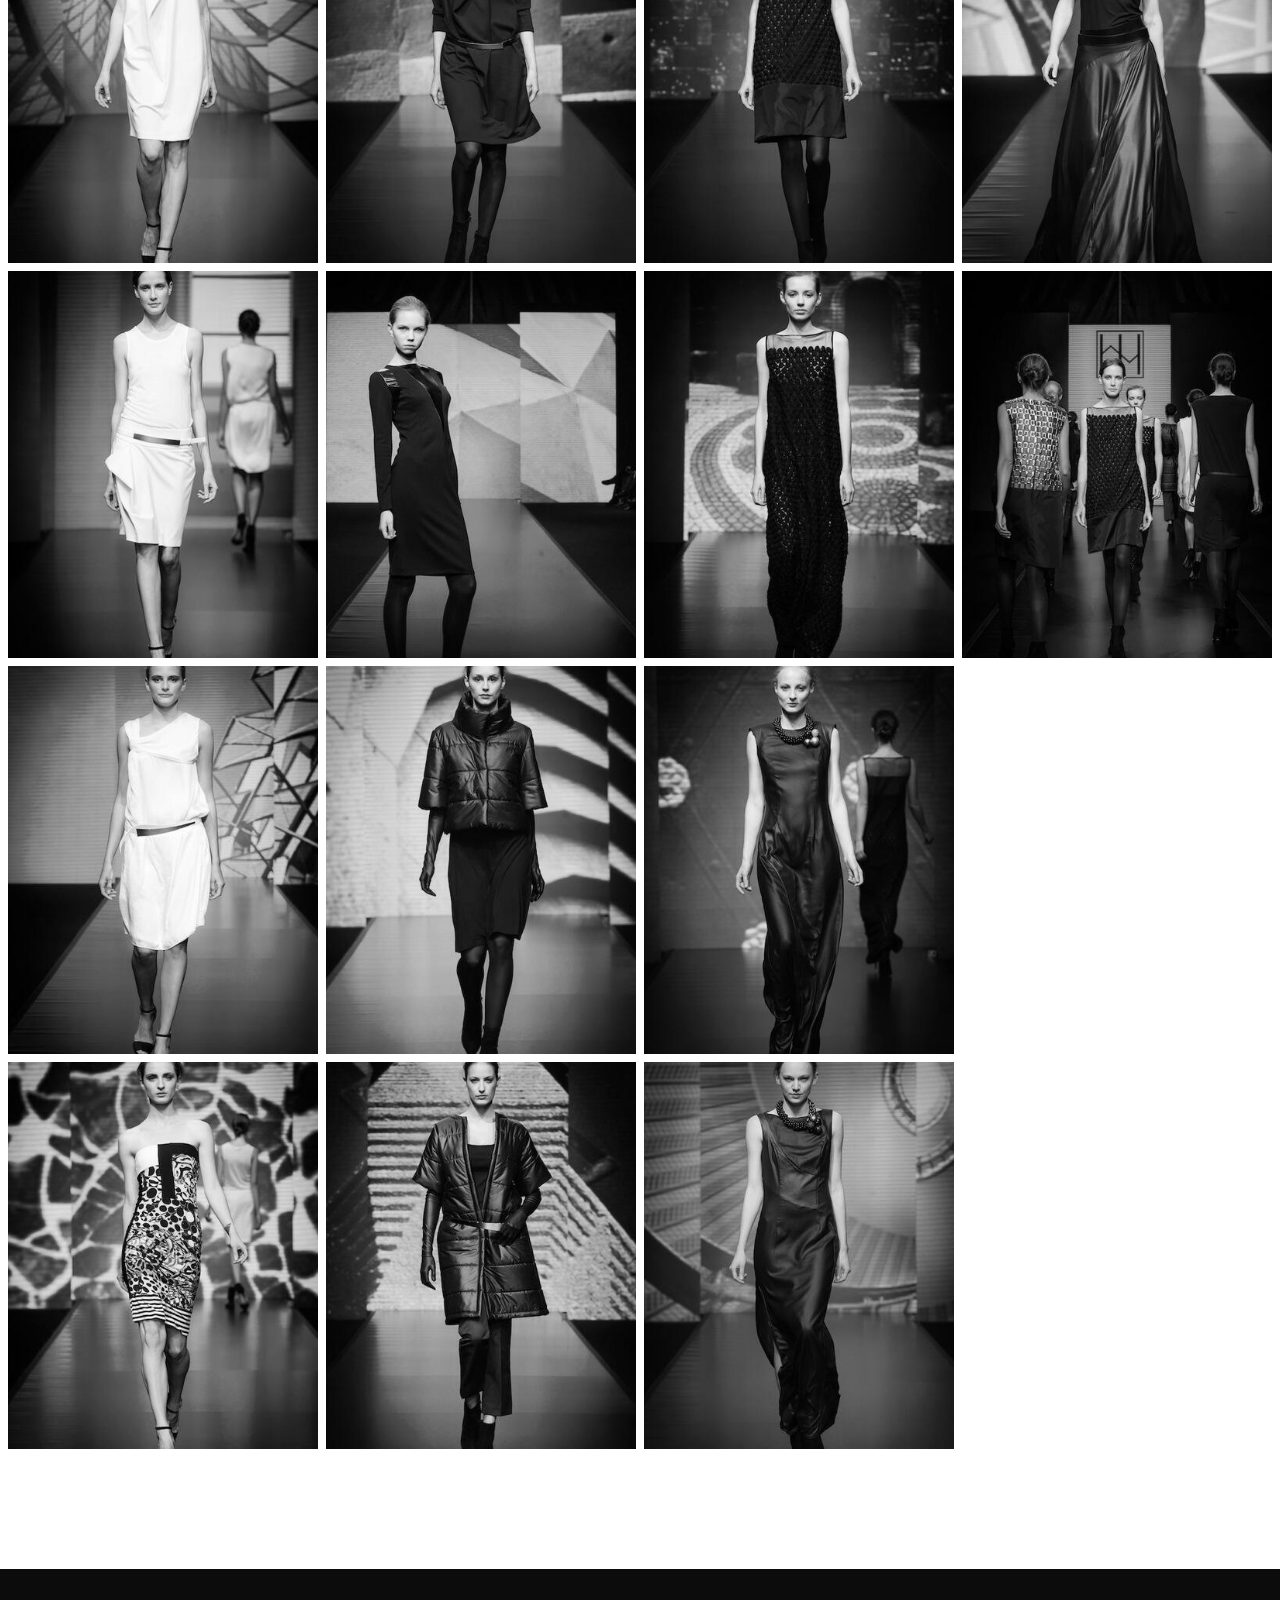
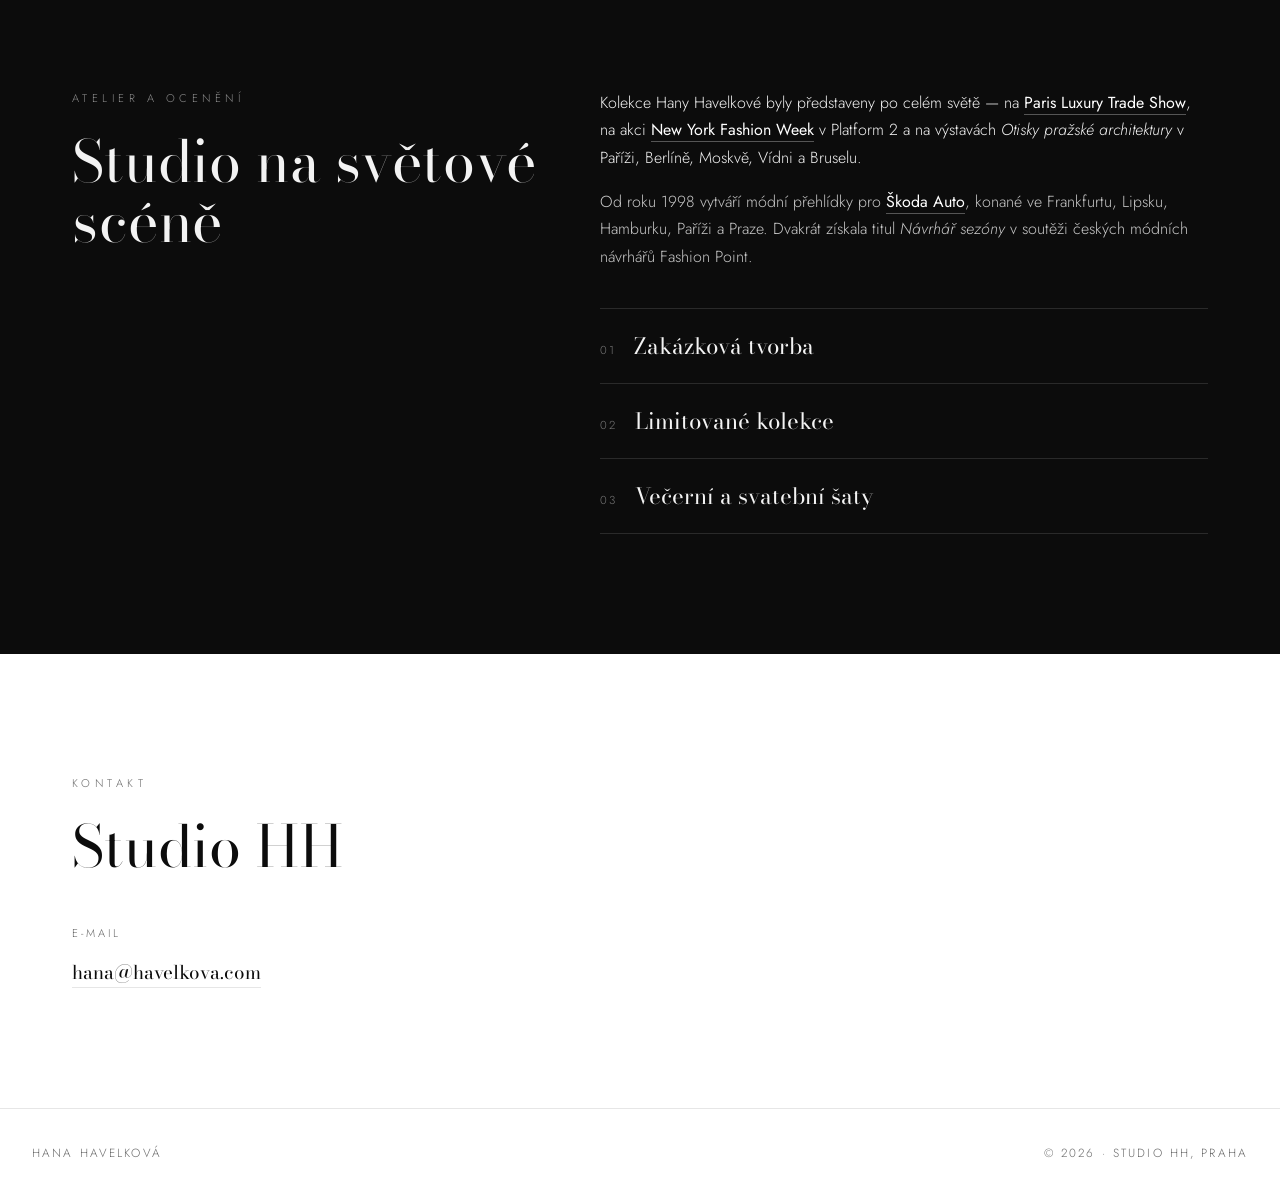
<file: cz.html>
<!DOCTYPE html>
<html lang="cs">
<head>
  <meta charset="utf-8">
  <meta name="viewport" content="width=device-width, initial-scale=1">
  <title>Hana Havelková — módní návrhářka | Studio HH Praha</title>
  <meta name="description" content="Hana Havelková — pražská módní návrhářka. Večerní a svatební šaty zjevné vznešenosti a elegantní ženské linie. Zakázková tvorba a limitované kolekce ze Studia HH na pražském Starém Městě.">
  <meta name="author" content="Hana Havelková">
  <meta name="robots" content="index, follow">
  <link rel="canonical" href="https://www.havelkova.com/cz.html">
  <link rel="alternate" hreflang="en" href="https://www.havelkova.com/">
  <link rel="alternate" hreflang="cs" href="https://www.havelkova.com/cz.html">
  <link rel="alternate" hreflang="x-default" href="https://www.havelkova.com/">
  <meta name="theme-color" content="#0a0a0a">

  <meta property="og:type" content="website">
  <meta property="og:locale" content="cs_CZ">
  <meta property="og:site_name" content="Hana Havelková">
  <meta property="og:title" content="Hana Havelková — módní návrhářka">
  <meta property="og:description" content="Večerní a svatební šaty zjevné vznešenosti a elegantní ženské linie. Studio HH, Praha.">
  <meta property="og:url" content="https://www.havelkova.com/cz.html">
  <meta property="og:image" content="https://www.havelkova.com/assets/gallery/c2011/01.jpg">
  <meta name="twitter:card" content="summary_large_image">

  <link rel="icon" href="assets/img/favicon.ico" sizes="any">
  <link rel="icon" href="assets/img/favicon-64.png" type="image/png" sizes="64x64">
  <link rel="apple-touch-icon" href="assets/img/apple-touch-icon.png">
  <link rel="preconnect" href="https://fonts.googleapis.com">
  <link rel="preconnect" href="https://fonts.gstatic.com" crossorigin>
  <link href="https://fonts.googleapis.com/css2?family=Bodoni+Moda:ital,opsz,wght@0,6..96,400;0,6..96,500;1,6..96,400&family=Jost:wght@300;400&display=swap" rel="stylesheet">
  <link rel="stylesheet" href="style.css">

  <script type="application/ld+json">
  {
    "@context": "https://schema.org",
    "@type": "Person",
    "name": "Hana Havelková",
    "jobTitle": "Fashion Designer",
    "url": "https://www.havelkova.com/",
    "image": "https://www.havelkova.com/assets/gallery/c2011/01.jpg",
    "email": "hana@havelkova.com",
    "worksFor": { "@type": "Organization", "name": "Studio HH" }
  }
  </script>
</head>
<body>
  <header class="nav" id="top">
    <div class="nav-inner">
      <a class="brand" href="#top" aria-label="Hana Havelková — home">
        <img class="brand-mark" src="assets/img/logo-white.png" alt="" width="34" height="37">
        <span class="brand-text">HANA&nbsp;HAVELKOVÁ</span>
      </a>
      <input type="checkbox" id="navtog" class="navtog">
      <label for="navtog" class="burger"><span></span><span></span><span></span></label>
      <nav class="menu">
        <a href="#about">O autorce</a>
        <a href="#work">Portfolio</a>
        <a href="#atelier">Atelier</a>
        <a href="#contact">Kontakt</a>
        <a class="lang" href="index.html" hreflang="en">EN</a>
      </nav>
    </div>
  </header>

  <section class="hero">
    <div class="hero-img" style="background-image:url('assets/gallery/c2011/01.jpg')"></div>
    <div class="hero-content">
      <h1>HANA HAVELKOVÁ</h1>
      <p class="tagline">Módní návrhářka · Praha</p>
      <p class="sub">zakázková tvorba &nbsp;—&nbsp; limitované kolekce</p>
    </div>
  </section>

  <main>
    <section id="about" class="section about">
      <div class="wrap">
        <p class="kicker">O autorce</p>
        <div class="about-grid">
          <div class="about-lede">
            <p class="big">Oděvy zjevné vznešenosti a precizního zpracování, s citem pro elegantní ženskou linii.</p>
          </div>
          <div class="about-body">
            <p>Rodačka z Prahy Hana Havelková je vítězkou <em>Mode Designer Cupu</em> ve Frankfurtu a autorkou slavných bílých večerních šatů, v nichž Taťána Kuchařová zvítězila v soutěži <em>Miss World 2006</em>.</p>
            <p>Preferuje strohý a jednoduchý styl — každý kus jejích kolekcí zdůrazňuje specifický, vytříbený detail. Nejvíce ji proslavily večerní a svatební šaty.</p>
            <p>V roce 1991 založila vlastní značku a otevřela módní studio na pražském Starém Městě.</p>
          </div>
        </div>
      </div>
    </section>

    <section id="work" class="section work">
      <div class="wrap work-intro">
        <p class="kicker">Portfolio</p>
        <h2>Kolekce</h2>
      </div>
      <div class="collection">
        <div class="wrap coll-head">
          <p class="kicker">Kolekce</p>
          <h3>2010</h3>
        </div>
        <div class="masonry">
        <a class="shot" href="assets/gallery/c2010/01.jpg">
          <img src="assets/gallery/c2010/01_t.jpg" alt="Hana Havelková — 2010, model 1" loading="lazy" width="560" height="706">
        </a>
        <a class="shot" href="assets/gallery/c2010/02.jpg">
          <img src="assets/gallery/c2010/02_t.jpg" alt="Hana Havelková — 2010, model 2" loading="lazy" width="560" height="706">
        </a>
        <a class="shot" href="assets/gallery/c2010/03.jpg">
          <img src="assets/gallery/c2010/03_t.jpg" alt="Hana Havelková — 2010, model 3" loading="lazy" width="560" height="706">
        </a>
        <a class="shot" href="assets/gallery/c2010/04.jpg">
          <img src="assets/gallery/c2010/04_t.jpg" alt="Hana Havelková — 2010, model 4" loading="lazy" width="560" height="706">
        </a>
        <a class="shot" href="assets/gallery/c2010/05.jpg">
          <img src="assets/gallery/c2010/05_t.jpg" alt="Hana Havelková — 2010, model 5" loading="lazy" width="560" height="706">
        </a>
        <a class="shot" href="assets/gallery/c2010/06.jpg">
          <img src="assets/gallery/c2010/06_t.jpg" alt="Hana Havelková — 2010, model 6" loading="lazy" width="560" height="706">
        </a>
        <a class="shot" href="assets/gallery/c2010/07.jpg">
          <img src="assets/gallery/c2010/07_t.jpg" alt="Hana Havelková — 2010, model 7" loading="lazy" width="560" height="840">
        </a>
        <a class="shot" href="assets/gallery/c2010/08.jpg">
          <img src="assets/gallery/c2010/08_t.jpg" alt="Hana Havelková — 2010, model 8" loading="lazy" width="560" height="840">
        </a>
        <a class="shot" href="assets/gallery/c2010/09.jpg">
          <img src="assets/gallery/c2010/09_t.jpg" alt="Hana Havelková — 2010, model 9" loading="lazy" width="560" height="445">
        </a>
        <a class="shot" href="assets/gallery/c2010/10.jpg">
          <img src="assets/gallery/c2010/10_t.jpg" alt="Hana Havelková — 2010, model 10" loading="lazy" width="560" height="961">
        </a>
        <a class="shot" href="assets/gallery/c2010/11.jpg">
          <img src="assets/gallery/c2010/11_t.jpg" alt="Hana Havelková — 2010, model 11" loading="lazy" width="476" height="1000">
        </a>
        <a class="shot" href="assets/gallery/c2010/12.jpg">
          <img src="assets/gallery/c2010/12_t.jpg" alt="Hana Havelková — 2010, model 12" loading="lazy" width="478" height="1000">
        </a>
        <a class="shot" href="assets/gallery/c2010/13.jpg">
          <img src="assets/gallery/c2010/13_t.jpg" alt="Hana Havelková — 2010, model 13" loading="lazy" width="503" height="1000">
        </a>
        </div>
      </div>
      <div class="collection">
        <div class="wrap coll-head">
          <p class="kicker">Kolekce</p>
          <h3>Kolekce 2011</h3>
        </div>
        <div class="masonry">
        <a class="shot" href="assets/gallery/c2011/01.jpg">
          <img src="assets/gallery/c2011/01_t.jpg" alt="Hana Havelková — Collection 2011, model 1" loading="lazy" width="560" height="706">
        </a>
        <a class="shot" href="assets/gallery/c2011/02.jpg">
          <img src="assets/gallery/c2011/02_t.jpg" alt="Hana Havelková — Collection 2011, model 2" loading="lazy" width="560" height="706">
        </a>
        <a class="shot" href="assets/gallery/c2011/03.jpg">
          <img src="assets/gallery/c2011/03_t.jpg" alt="Hana Havelková — Collection 2011, model 3" loading="lazy" width="560" height="706">
        </a>
        <a class="shot" href="assets/gallery/c2011/04.jpg">
          <img src="assets/gallery/c2011/04_t.jpg" alt="Hana Havelková — Collection 2011, model 4" loading="lazy" width="560" height="706">
        </a>
        <a class="shot" href="assets/gallery/c2011/05.jpg">
          <img src="assets/gallery/c2011/05_t.jpg" alt="Hana Havelková — Collection 2011, model 5" loading="lazy" width="560" height="706">
        </a>
        <a class="shot" href="assets/gallery/c2011/06.jpg">
          <img src="assets/gallery/c2011/06_t.jpg" alt="Hana Havelková — Collection 2011, model 6" loading="lazy" width="560" height="706">
        </a>
        <a class="shot" href="assets/gallery/c2011/07.jpg">
          <img src="assets/gallery/c2011/07_t.jpg" alt="Hana Havelková — Collection 2011, model 7" loading="lazy" width="560" height="706">
        </a>
        <a class="shot" href="assets/gallery/c2011/08.jpg">
          <img src="assets/gallery/c2011/08_t.jpg" alt="Hana Havelková — Collection 2011, model 8" loading="lazy" width="560" height="706">
        </a>
        <a class="shot" href="assets/gallery/c2011/09.jpg">
          <img src="assets/gallery/c2011/09_t.jpg" alt="Hana Havelková — Collection 2011, model 9" loading="lazy" width="560" height="706">
        </a>
        <a class="shot" href="assets/gallery/c2011/10.jpg">
          <img src="assets/gallery/c2011/10_t.jpg" alt="Hana Havelková — Collection 2011, model 10" loading="lazy" width="560" height="706">
        </a>
        <a class="shot" href="assets/gallery/c2011/11.jpg">
          <img src="assets/gallery/c2011/11_t.jpg" alt="Hana Havelková — Collection 2011, model 11" loading="lazy" width="560" height="706">
        </a>
        <a class="shot" href="assets/gallery/c2011/12.jpg">
          <img src="assets/gallery/c2011/12_t.jpg" alt="Hana Havelková — Collection 2011, model 12" loading="lazy" width="560" height="706">
        </a>
        </div>
      </div>
      <div class="collection">
        <div class="wrap coll-head">
          <p class="kicker">Přehlídka</p>
          <h3>Prague Fashion Weekend 2012 — S/S 2013</h3>
        </div>
        <div class="masonry">
        <a class="shot" href="assets/gallery/pfw2012/01.jpg">
          <img src="assets/gallery/pfw2012/01_t.jpg" alt="Hana Havelková — Prague Fashion Weekend 2012 — S/S 2013, model 1" loading="lazy" width="400" height="500">
        </a>
        <a class="shot" href="assets/gallery/pfw2012/02.jpg">
          <img src="assets/gallery/pfw2012/02_t.jpg" alt="Hana Havelková — Prague Fashion Weekend 2012 — S/S 2013, model 2" loading="lazy" width="400" height="500">
        </a>
        <a class="shot" href="assets/gallery/pfw2012/03.jpg">
          <img src="assets/gallery/pfw2012/03_t.jpg" alt="Hana Havelková — Prague Fashion Weekend 2012 — S/S 2013, model 3" loading="lazy" width="400" height="500">
        </a>
        <a class="shot" href="assets/gallery/pfw2012/04.jpg">
          <img src="assets/gallery/pfw2012/04_t.jpg" alt="Hana Havelková — Prague Fashion Weekend 2012 — S/S 2013, model 4" loading="lazy" width="400" height="500">
        </a>
        <a class="shot" href="assets/gallery/pfw2012/05.jpg">
          <img src="assets/gallery/pfw2012/05_t.jpg" alt="Hana Havelková — Prague Fashion Weekend 2012 — S/S 2013, model 5" loading="lazy" width="400" height="500">
        </a>
        <a class="shot" href="assets/gallery/pfw2012/06.jpg">
          <img src="assets/gallery/pfw2012/06_t.jpg" alt="Hana Havelková — Prague Fashion Weekend 2012 — S/S 2013, model 6" loading="lazy" width="400" height="500">
        </a>
        <a class="shot" href="assets/gallery/pfw2012/07.jpg">
          <img src="assets/gallery/pfw2012/07_t.jpg" alt="Hana Havelková — Prague Fashion Weekend 2012 — S/S 2013, model 7" loading="lazy" width="400" height="500">
        </a>
        <a class="shot" href="assets/gallery/pfw2012/08.jpg">
          <img src="assets/gallery/pfw2012/08_t.jpg" alt="Hana Havelková — Prague Fashion Weekend 2012 — S/S 2013, model 8" loading="lazy" width="400" height="500">
        </a>
        <a class="shot" href="assets/gallery/pfw2012/09.jpg">
          <img src="assets/gallery/pfw2012/09_t.jpg" alt="Hana Havelková — Prague Fashion Weekend 2012 — S/S 2013, model 9" loading="lazy" width="400" height="500">
        </a>
        <a class="shot" href="assets/gallery/pfw2012/10.jpg">
          <img src="assets/gallery/pfw2012/10_t.jpg" alt="Hana Havelková — Prague Fashion Weekend 2012 — S/S 2013, model 10" loading="lazy" width="400" height="500">
        </a>
        <a class="shot" href="assets/gallery/pfw2012/11.jpg">
          <img src="assets/gallery/pfw2012/11_t.jpg" alt="Hana Havelková — Prague Fashion Weekend 2012 — S/S 2013, model 11" loading="lazy" width="400" height="500">
        </a>
        <a class="shot" href="assets/gallery/pfw2012/12.jpg">
          <img src="assets/gallery/pfw2012/12_t.jpg" alt="Hana Havelková — Prague Fashion Weekend 2012 — S/S 2013, model 12" loading="lazy" width="400" height="500">
        </a>
        <a class="shot" href="assets/gallery/pfw2012/13.jpg">
          <img src="assets/gallery/pfw2012/13_t.jpg" alt="Hana Havelková — Prague Fashion Weekend 2012 — S/S 2013, model 13" loading="lazy" width="400" height="500">
        </a>
        <a class="shot" href="assets/gallery/pfw2012/14.jpg">
          <img src="assets/gallery/pfw2012/14_t.jpg" alt="Hana Havelková — Prague Fashion Weekend 2012 — S/S 2013, model 14" loading="lazy" width="400" height="500">
        </a>
        <a class="shot" href="assets/gallery/pfw2012/15.jpg">
          <img src="assets/gallery/pfw2012/15_t.jpg" alt="Hana Havelková — Prague Fashion Weekend 2012 — S/S 2013, model 15" loading="lazy" width="400" height="500">
        </a>
        <a class="shot" href="assets/gallery/pfw2012/16.jpg">
          <img src="assets/gallery/pfw2012/16_t.jpg" alt="Hana Havelková — Prague Fashion Weekend 2012 — S/S 2013, model 16" loading="lazy" width="400" height="500">
        </a>
        <a class="shot" href="assets/gallery/pfw2012/17.jpg">
          <img src="assets/gallery/pfw2012/17_t.jpg" alt="Hana Havelková — Prague Fashion Weekend 2012 — S/S 2013, model 17" loading="lazy" width="400" height="500">
        </a>
        <a class="shot" href="assets/gallery/pfw2012/18.jpg">
          <img src="assets/gallery/pfw2012/18_t.jpg" alt="Hana Havelková — Prague Fashion Weekend 2012 — S/S 2013, model 18" loading="lazy" width="400" height="500">
        </a>
        <a class="shot" href="assets/gallery/pfw2012/19.jpg">
          <img src="assets/gallery/pfw2012/19_t.jpg" alt="Hana Havelková — Prague Fashion Weekend 2012 — S/S 2013, model 19" loading="lazy" width="400" height="500">
        </a>
        <a class="shot" href="assets/gallery/pfw2012/20.jpg">
          <img src="assets/gallery/pfw2012/20_t.jpg" alt="Hana Havelková — Prague Fashion Weekend 2012 — S/S 2013, model 20" loading="lazy" width="400" height="500">
        </a>
        </div>
      </div>
      <div class="collection">
        <div class="wrap coll-head">
          <p class="kicker">Přehlídka</p>
          <h3>MBPFW FW 2013-14 · SS 2014</h3>
        </div>
        <div class="masonry">
        <a class="shot" href="assets/gallery/mbpfw/01.jpg">
          <img src="assets/gallery/mbpfw/01_t.jpg" alt="Hana Havelková — MBPFW FW 2013-14 · SS 2014, model 1" loading="lazy" width="400" height="500">
        </a>
        <a class="shot" href="assets/gallery/mbpfw/02.jpg">
          <img src="assets/gallery/mbpfw/02_t.jpg" alt="Hana Havelková — MBPFW FW 2013-14 · SS 2014, model 2" loading="lazy" width="400" height="500">
        </a>
        <a class="shot" href="assets/gallery/mbpfw/03.jpg">
          <img src="assets/gallery/mbpfw/03_t.jpg" alt="Hana Havelková — MBPFW FW 2013-14 · SS 2014, model 3" loading="lazy" width="400" height="500">
        </a>
        <a class="shot" href="assets/gallery/mbpfw/04.jpg">
          <img src="assets/gallery/mbpfw/04_t.jpg" alt="Hana Havelková — MBPFW FW 2013-14 · SS 2014, model 4" loading="lazy" width="400" height="500">
        </a>
        <a class="shot" href="assets/gallery/mbpfw/05.jpg">
          <img src="assets/gallery/mbpfw/05_t.jpg" alt="Hana Havelková — MBPFW FW 2013-14 · SS 2014, model 5" loading="lazy" width="400" height="500">
        </a>
        <a class="shot" href="assets/gallery/mbpfw/06.jpg">
          <img src="assets/gallery/mbpfw/06_t.jpg" alt="Hana Havelková — MBPFW FW 2013-14 · SS 2014, model 6" loading="lazy" width="400" height="500">
        </a>
        <a class="shot" href="assets/gallery/mbpfw/07.jpg">
          <img src="assets/gallery/mbpfw/07_t.jpg" alt="Hana Havelková — MBPFW FW 2013-14 · SS 2014, model 7" loading="lazy" width="400" height="500">
        </a>
        <a class="shot" href="assets/gallery/mbpfw/08.jpg">
          <img src="assets/gallery/mbpfw/08_t.jpg" alt="Hana Havelková — MBPFW FW 2013-14 · SS 2014, model 8" loading="lazy" width="400" height="500">
        </a>
        <a class="shot" href="assets/gallery/mbpfw/09.jpg">
          <img src="assets/gallery/mbpfw/09_t.jpg" alt="Hana Havelková — MBPFW FW 2013-14 · SS 2014, model 9" loading="lazy" width="400" height="500">
        </a>
        <a class="shot" href="assets/gallery/mbpfw/10.jpg">
          <img src="assets/gallery/mbpfw/10_t.jpg" alt="Hana Havelková — MBPFW FW 2013-14 · SS 2014, model 10" loading="lazy" width="400" height="500">
        </a>
        <a class="shot" href="assets/gallery/mbpfw/11.jpg">
          <img src="assets/gallery/mbpfw/11_t.jpg" alt="Hana Havelková — MBPFW FW 2013-14 · SS 2014, model 11" loading="lazy" width="400" height="500">
        </a>
        <a class="shot" href="assets/gallery/mbpfw/12.jpg">
          <img src="assets/gallery/mbpfw/12_t.jpg" alt="Hana Havelková — MBPFW FW 2013-14 · SS 2014, model 12" loading="lazy" width="400" height="500">
        </a>
        <a class="shot" href="assets/gallery/mbpfw/13.jpg">
          <img src="assets/gallery/mbpfw/13_t.jpg" alt="Hana Havelková — MBPFW FW 2013-14 · SS 2014, model 13" loading="lazy" width="400" height="500">
        </a>
        <a class="shot" href="assets/gallery/mbpfw/14.jpg">
          <img src="assets/gallery/mbpfw/14_t.jpg" alt="Hana Havelková — MBPFW FW 2013-14 · SS 2014, model 14" loading="lazy" width="400" height="500">
        </a>
        <a class="shot" href="assets/gallery/mbpfw/15.jpg">
          <img src="assets/gallery/mbpfw/15_t.jpg" alt="Hana Havelková — MBPFW FW 2013-14 · SS 2014, model 15" loading="lazy" width="400" height="500">
        </a>
        <a class="shot" href="assets/gallery/mbpfw/16.jpg">
          <img src="assets/gallery/mbpfw/16_t.jpg" alt="Hana Havelková — MBPFW FW 2013-14 · SS 2014, model 16" loading="lazy" width="400" height="500">
        </a>
        <a class="shot" href="assets/gallery/mbpfw/17.jpg">
          <img src="assets/gallery/mbpfw/17_t.jpg" alt="Hana Havelková — MBPFW FW 2013-14 · SS 2014, model 17" loading="lazy" width="400" height="500">
        </a>
        <a class="shot" href="assets/gallery/mbpfw/18.jpg">
          <img src="assets/gallery/mbpfw/18_t.jpg" alt="Hana Havelková — MBPFW FW 2013-14 · SS 2014, model 18" loading="lazy" width="400" height="500">
        </a>
        <a class="shot" href="assets/gallery/mbpfw/19.jpg">
          <img src="assets/gallery/mbpfw/19_t.jpg" alt="Hana Havelková — MBPFW FW 2013-14 · SS 2014, model 19" loading="lazy" width="400" height="500">
        </a>
        <a class="shot" href="assets/gallery/mbpfw/20.jpg">
          <img src="assets/gallery/mbpfw/20_t.jpg" alt="Hana Havelková — MBPFW FW 2013-14 · SS 2014, model 20" loading="lazy" width="400" height="500">
        </a>
        <a class="shot" href="assets/gallery/mbpfw/21.jpg">
          <img src="assets/gallery/mbpfw/21_t.jpg" alt="Hana Havelková — MBPFW FW 2013-14 · SS 2014, model 21" loading="lazy" width="400" height="500">
        </a>
        <a class="shot" href="assets/gallery/mbpfw/22.jpg">
          <img src="assets/gallery/mbpfw/22_t.jpg" alt="Hana Havelková — MBPFW FW 2013-14 · SS 2014, model 22" loading="lazy" width="400" height="500">
        </a>
        </div>
      </div>
    </section>

    <section id="atelier" class="section atelier">
      <div class="wrap atelier-grid">
        <div>
          <p class="kicker">Atelier a ocenění</p>
          <h2>Studio na světové scéně</h2>
        </div>
        <div class="atelier-body">
          <p>Kolekce Hany Havelkové byly představeny po celém světě — na <strong>Paris Luxury Trade Show</strong>, na akci <strong>New York Fashion Week</strong> v Platform 2 a na výstavách <em>Otisky pražské architektury</em> v Paříži, Berlíně, Moskvě, Vídni a Bruselu.</p>
          <p>Od roku 1998 vytváří módní přehlídky pro <strong>Škoda Auto</strong>, konané ve Frankfurtu, Lipsku, Hamburku, Paříži a Praze. Dvakrát získala titul <em>Návrhář sezóny</em> v soutěži českých módních návrhářů Fashion Point.</p>
          <ul class="services">
            <li><span>01</span> Zakázková tvorba</li>
            <li><span>02</span> Limitované kolekce</li>
            <li><span>03</span> Večerní a svatební šaty</li>
          </ul>
        </div>
      </div>
    </section>

    <section id="contact" class="section contact">
      <div class="wrap">
        <p class="kicker">Kontakt</p>
        <h2>Studio HH</h2>
        <div class="contact-grid">
          <div class="cblock">
            <span>E-mail</span>
            <p><a href="mailto:hana@havelkova.com">hana@havelkova.com</a></p>
          </div>
        </div>
      </div>
    </section>
  </main>

  <footer class="footer">
    <span>HANA HAVELKOVÁ</span>
    <span>© <span id="yr"></span> · Studio HH, Praha</span>
  </footer>

  <div class="lb" id="lb" aria-hidden="true">
    <button class="lb-close" id="lbClose" aria-label="Close">×</button>
    <button class="lb-nav lb-prev" id="lbPrev" aria-label="Previous">‹</button>
    <img class="lb-img" id="lbImg" alt="">
    <button class="lb-nav lb-next" id="lbNext" aria-label="Next">›</button>
  </div>

  <script src="script.js"></script>
</body>
</html>
</file>
<file: style.css>
:root{
  --bg:#ffffff;
  --ink:#0c0c0c;
  --soft:#6a6a6a;
  --line:#e6e6e6;
  --max:1200px;
  --didone:"Bodoni Moda",Didot,"Times New Roman",serif;
  --sans:"Jost",system-ui,sans-serif;
}
*{box-sizing:border-box;margin:0;padding:0}
html{scroll-behavior:smooth}
body{font-family:var(--sans);font-weight:300;color:var(--ink);background:var(--bg);line-height:1.7;-webkit-font-smoothing:antialiased}
img{display:block;max-width:100%;height:auto}
a{color:inherit;text-decoration:none}
.wrap{max-width:var(--max);margin:0 auto;padding:0 32px}
.kicker{font-size:.7rem;letter-spacing:.4em;text-transform:uppercase;color:var(--soft);margin-bottom:1.4rem}
h1,h2{font-family:var(--didone);font-weight:400;line-height:1.05}
h2{font-size:clamp(2.2rem,5vw,3.6rem);letter-spacing:.01em;margin-bottom:.4rem}
.section{padding:120px 0}

/* Nav */
.nav{position:fixed;top:0;left:0;right:0;z-index:50;transition:background .3s,box-shadow .3s}
.nav::before{content:"";position:absolute;inset:0;background:linear-gradient(to bottom,rgba(0,0,0,.5),rgba(0,0,0,0));pointer-events:none;transition:opacity .3s}
.nav.scrolled{background:#fff;box-shadow:0 1px 0 rgba(0,0,0,.07)}
.nav.scrolled::before{opacity:0}
.nav.scrolled .brand,.nav.scrolled .menu a{color:var(--ink)}
.nav.scrolled .brand-mark{filter:invert(1)}
.nav.scrolled .menu a::after{background:var(--ink)}
.nav-inner{position:relative;display:flex;align-items:center;justify-content:space-between;padding:26px 32px}
.brand{display:flex;align-items:center;gap:13px;font-family:var(--didone);font-size:1.15rem;letter-spacing:.22em;color:#fff;transition:color .3s}
.brand-mark{display:block;height:30px;width:auto;transition:filter .3s}
.brand-text{display:inline-block}
.menu{display:flex;align-items:center;gap:38px}
.menu a{font-size:.74rem;letter-spacing:.24em;text-transform:uppercase;color:#fff;position:relative;padding-bottom:3px;transition:color .3s}
.menu a::after{content:"";position:absolute;left:0;bottom:0;width:0;height:1px;background:#fff;transition:width .3s}
.menu a:hover::after{width:100%}
.menu .lang{font-size:.7rem;letter-spacing:.18em;opacity:.85}
.menu .lang:hover{opacity:1}
.navtog,.burger{display:none}

/* Hero */
.hero{position:relative;height:100vh;min-height:620px;display:flex;align-items:flex-end;color:#fff;overflow:hidden}
.hero-img{position:absolute;inset:0;background-size:cover;background-position:center top;filter:grayscale(8%) contrast(1.02)}
.hero::after{content:"";position:absolute;inset:0;background:linear-gradient(to top,rgba(0,0,0,.55),rgba(0,0,0,.05) 45%,rgba(0,0,0,.25))}
.hero-content{position:relative;z-index:2;padding:0 32px 9vh;width:100%}
.hero h1{font-size:clamp(2.6rem,9vw,7rem);letter-spacing:.04em;font-weight:400}
.tagline{font-size:1rem;letter-spacing:.3em;text-transform:uppercase;margin-top:1rem}
.sub{font-size:.8rem;letter-spacing:.28em;text-transform:uppercase;color:rgba(255,255,255,.8);margin-top:.6rem}

/* About */
.about-grid{display:grid;grid-template-columns:1.1fr 1fr;gap:60px;align-items:start;margin-top:1rem}
.about-lede .big{font-family:var(--didone);font-size:clamp(1.5rem,3vw,2.2rem);line-height:1.3;font-style:italic}
.about-body p+p{margin-top:1.1rem;color:#2a2a2a}
.about-body em{font-style:italic}

/* Portfolio masonry */
.work-intro{margin-bottom:40px}
.collection{margin-bottom:70px}
.collection:last-child{margin-bottom:0}
.coll-head{margin-bottom:22px;display:flex;align-items:baseline;gap:18px;flex-wrap:wrap}
.coll-head .kicker{margin-bottom:0}
.coll-head h3{font-family:var(--didone);font-size:1.9rem;font-weight:500;letter-spacing:.02em;margin:0}
.masonry{column-count:4;column-gap:8px;padding:0 8px}
.shot{display:block;margin:0 0 8px;overflow:hidden;break-inside:avoid;cursor:zoom-in;background:#f2f2f2}
.shot img{width:100%;filter:grayscale(100%);transition:filter .6s,transform .8s ease}
.shot:hover img{filter:grayscale(0);transform:scale(1.04)}

/* Atelier */
.atelier{background:#0c0c0c;color:#f3f3f3}
.atelier .kicker{color:#8a8a8a}
.atelier-grid{display:grid;grid-template-columns:1fr 1.3fr;gap:60px}
.atelier-body p+p{margin-top:1.1rem;color:#c8c8c8}
.atelier strong{font-weight:400;color:#fff;border-bottom:1px solid #555}
.services{list-style:none;margin-top:2.4rem;border-top:1px solid #2a2a2a}
.services li{display:flex;align-items:baseline;gap:18px;padding:18px 0;border-bottom:1px solid #2a2a2a;font-family:var(--didone);font-size:1.4rem}
.services span{font-family:var(--sans);font-size:.72rem;letter-spacing:.2em;color:#777}

/* Contact */
.contact-grid{display:grid;grid-template-columns:repeat(4,1fr);gap:32px;margin-top:48px}
.cblock span{display:block;font-size:.7rem;letter-spacing:.26em;text-transform:uppercase;color:var(--soft);margin-bottom:.9rem}
.cblock p{font-family:var(--didone);font-size:1.18rem;line-height:1.6}
.cblock a{border-bottom:1px solid var(--line);transition:border-color .25s}
.cblock a:hover{border-color:var(--ink)}

/* Footer */
.footer{display:flex;justify-content:space-between;flex-wrap:wrap;gap:10px;padding:34px 32px;border-top:1px solid var(--line);font-size:.74rem;letter-spacing:.18em;text-transform:uppercase;color:var(--soft)}

/* Lightbox */
.lb{position:fixed;inset:0;z-index:90;background:rgba(255,255,255,.98);display:none;align-items:center;justify-content:center}
.lb.open{display:flex}
.lb-img{max-width:88vw;max-height:88vh;box-shadow:0 20px 60px rgba(0,0,0,.18)}
.lb-close{position:absolute;top:20px;right:28px;background:none;border:none;font-size:2.4rem;cursor:pointer;color:#0c0c0c}
.lb-nav{position:absolute;top:50%;transform:translateY(-50%);background:none;border:none;font-size:2.6rem;cursor:pointer;color:#0c0c0c;padding:0 24px;opacity:.55;transition:opacity .2s}
.lb-nav:hover{opacity:1}
.lb-prev{left:4px}.lb-next{right:4px}

@media(max-width:1024px){.masonry{column-count:3}}
@media(max-width:760px){
  .section{padding:80px 0}
  .nav{background:#fff;box-shadow:0 1px 0 rgba(0,0,0,.07)}
  .nav::before{display:none}
  .brand{color:var(--ink)}
  .brand-mark{filter:invert(1)}
  .shot img{filter:none}
  .burger{display:flex;flex-direction:column;gap:5px;cursor:pointer;z-index:60}
  .burger span{width:26px;height:2px;background:var(--ink);transition:.3s}
  .menu{position:fixed;inset:0 0 0 auto;width:80%;max-width:320px;background:#fff;flex-direction:column;justify-content:center;align-items:center;gap:28px;transform:translateX(100%);transition:transform .35s}
  .menu a{color:var(--ink)}
  .navtog:checked~.menu{transform:translateX(0)}
  .navtog:checked~.burger span:nth-child(1){transform:translateY(7px) rotate(45deg)}
  .navtog:checked~.burger span:nth-child(2){opacity:0}
  .navtog:checked~.burger span:nth-child(3){transform:translateY(-7px) rotate(-45deg)}
  .about-grid,.atelier-grid{grid-template-columns:1fr;gap:32px}
  .contact-grid{grid-template-columns:1fr 1fr}
  .masonry{column-count:2}
}
@media(max-width:460px){.contact-grid{grid-template-columns:1fr}}
@media(prefers-reduced-motion:reduce){*{animation:none!important;scroll-behavior:auto}}
</file>
